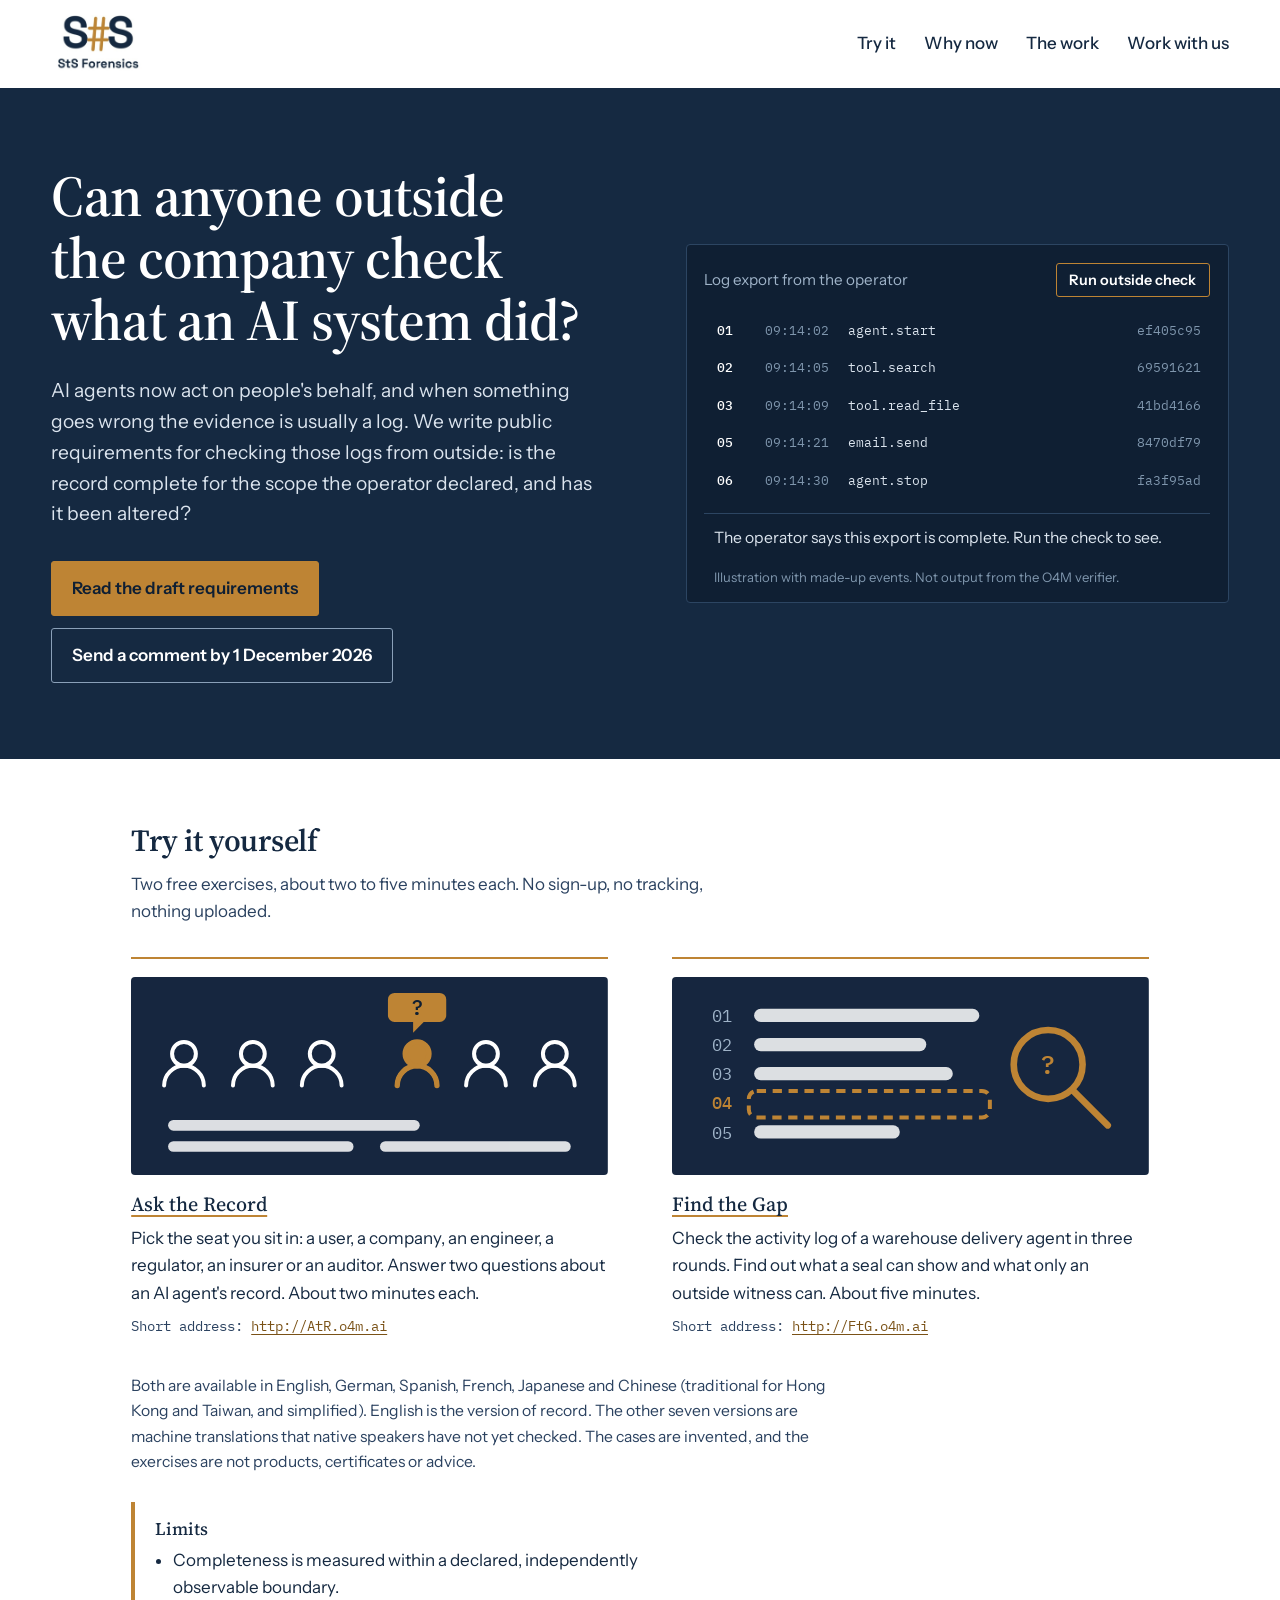
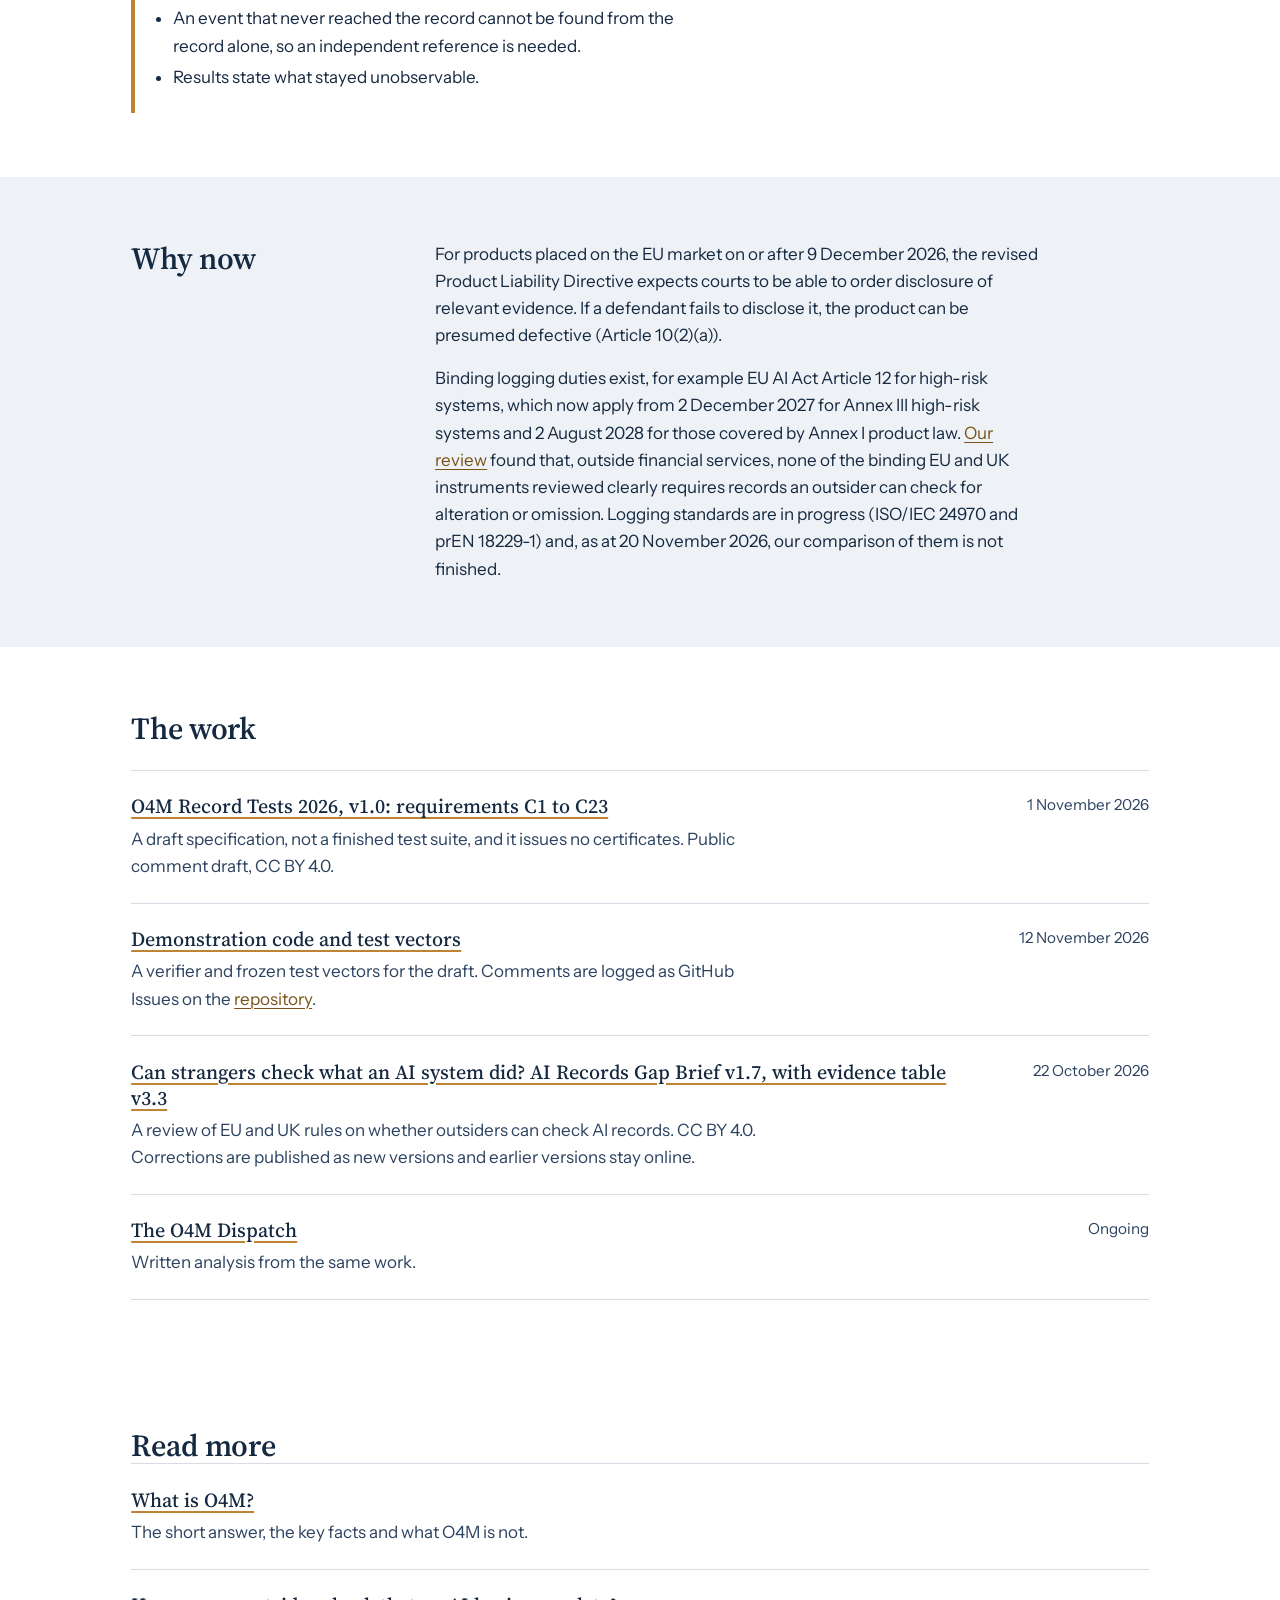
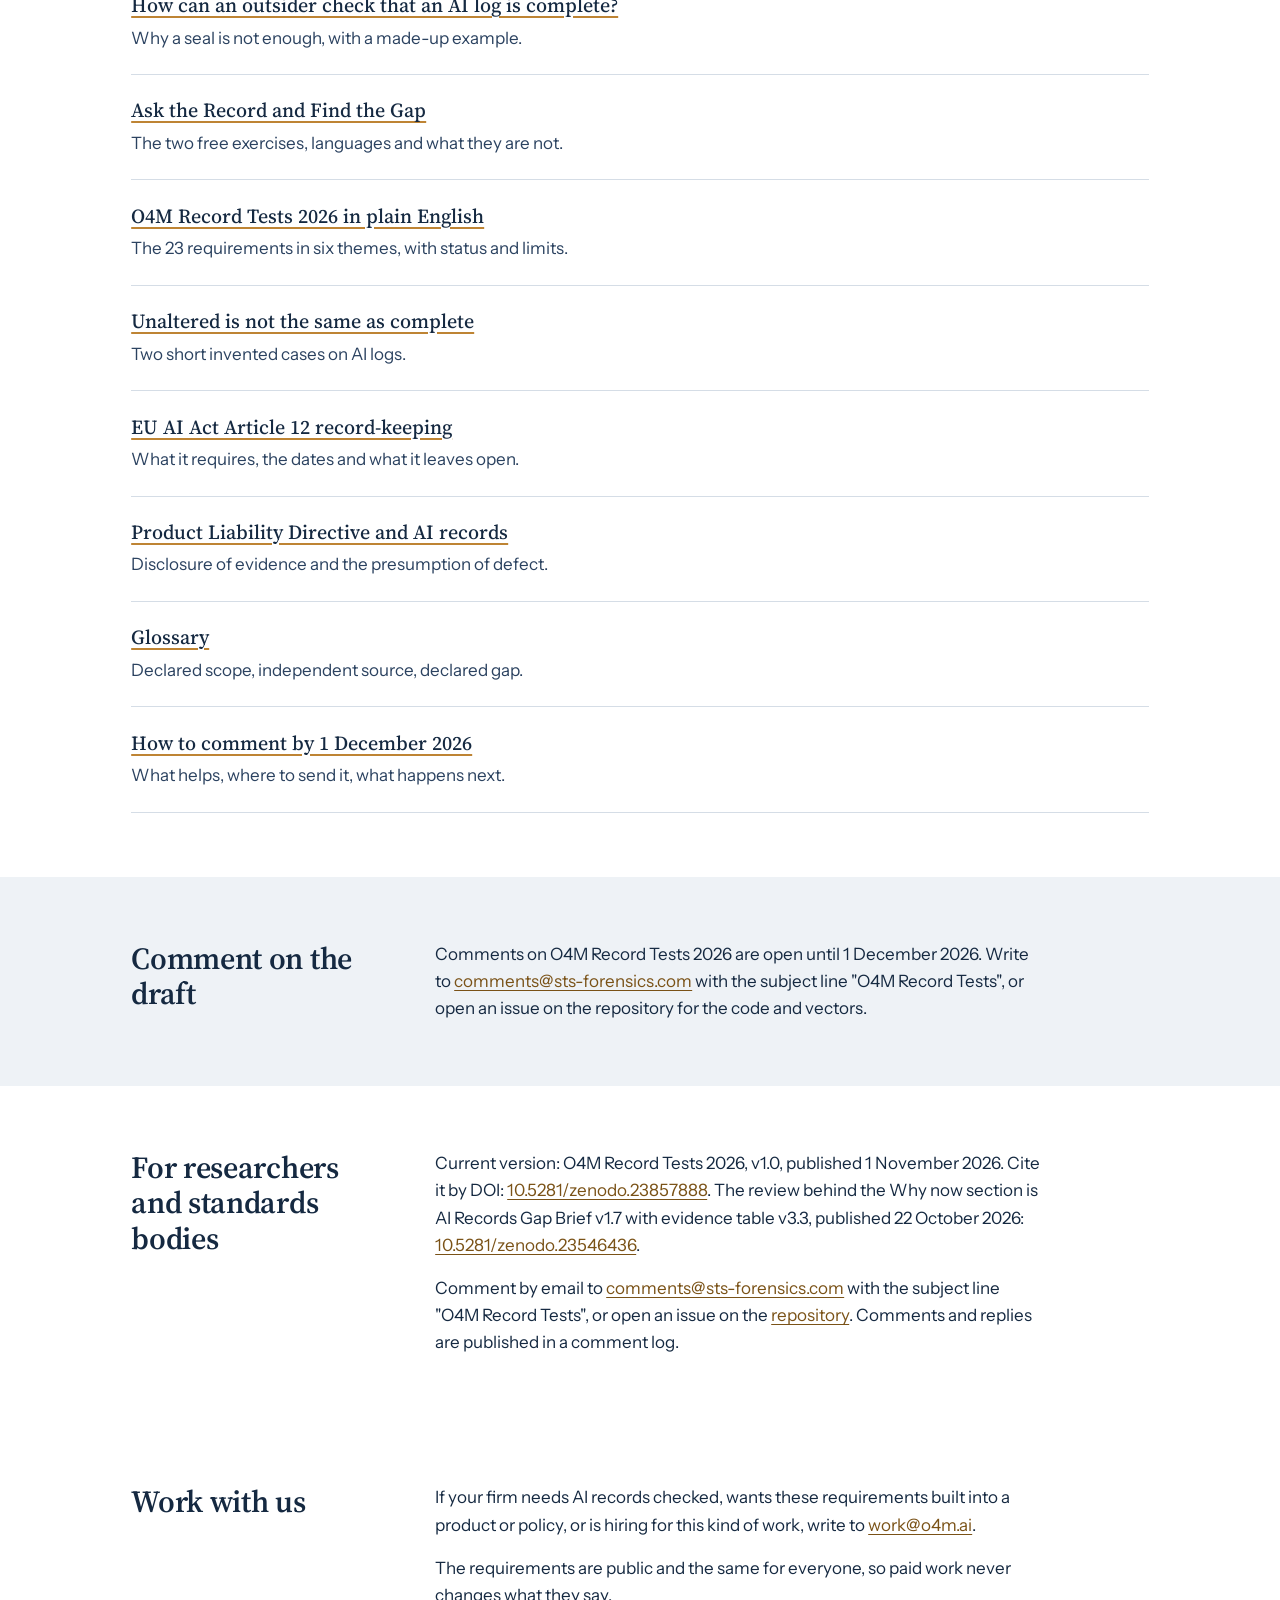
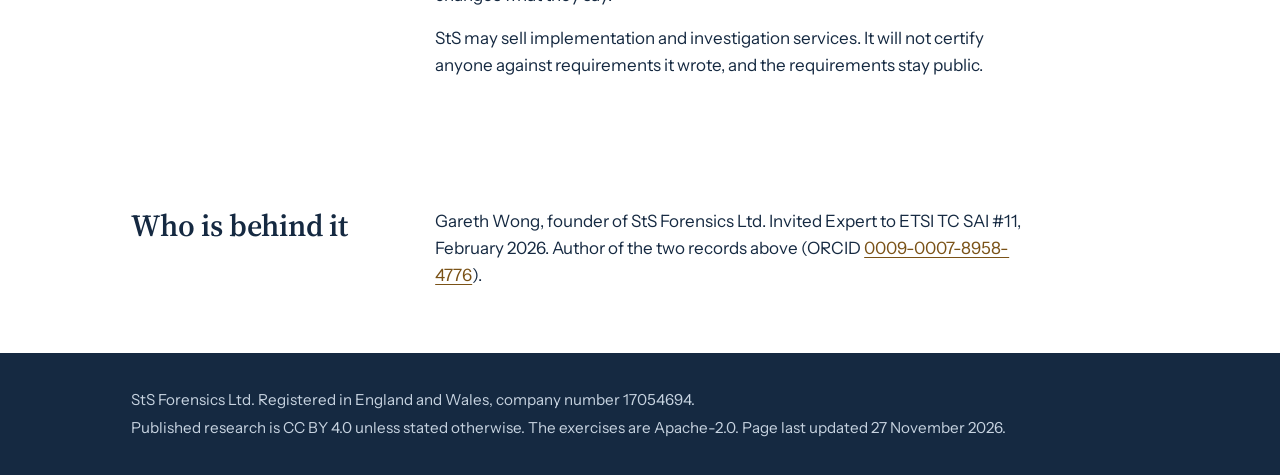
<file: index.html>
<!DOCTYPE html>
<html lang="en-GB">
<head>
<meta charset="utf-8">
<meta name="viewport" content="width=device-width, initial-scale=1">
<title>O4M: open tests for checking AI records from outside</title>
<meta name="description" content="Public requirements that let people outside a company check whether an AI system's records are complete for the scope it declared and have not been altered. Published by StS Forensics Ltd.">
<meta property="og:title" content="O4M: open tests for checking AI records from outside">
<meta property="og:description" content="Public requirements for checking, from outside, whether an AI system's records are complete for the declared scope and unaltered.">
<meta property="og:type" content="website">
<meta property="og:site_name" content="StS Forensics">
<meta property="og:url" content="https://stsforensics.github.io/w/">
<meta property="og:image" content="https://stsforensics.github.io/w/assets/og.png">
<meta property="og:image:alt" content="StS Forensics: can anyone outside the company check what an AI system did?">
<meta name="twitter:card" content="summary_large_image">
<meta name="theme-color" content="#152941">
<link rel="canonical" href="https://stsforensics.github.io/w/">
<link rel="sitemap" type="application/xml" href="sitemap.xml">
<link rel="icon" type="image/png" href="assets/favicon.png">
<link rel="preconnect" href="https://fonts.googleapis.com">
<link rel="preconnect" href="https://fonts.gstatic.com" crossorigin>
<link href="https://fonts.googleapis.com/css2?family=IBM+Plex+Mono:wght@400;500&family=Instrument+Sans:wght@400;500;600&family=Source+Serif+4:opsz,wght@8..60,500;8..60,600&display=swap" rel="stylesheet">
<link rel="stylesheet" href="styles.css">
<script type="application/ld+json">{"@context": "https://schema.org", "@graph": [{"@type": "Organization", "name": "StS Forensics Ltd", "url": "https://stsforensics.github.io/w/", "logo": "https://stsforensics.github.io/w/assets/logo.jpg", "founder": {"@type": "Person", "name": "Gareth Wong", "sameAs": "https://orcid.org/0009-0007-8958-4776"}, "sameAs": ["https://github.com/StSForensics/o4m-record-tests"]}, {"@type": "WebSite", "name": "O4M", "url": "https://stsforensics.github.io/w/", "inLanguage": "en-GB", "publisher": {"@type": "Organization", "name": "StS Forensics Ltd"}}]}</script>
</head>
<body>
<a class="skip" href="#main">Skip to content</a>

<header class="top">
  <a class="brand" href="./" aria-label="StS Forensics, home">
    <img src="assets/logo.jpg" alt="StS Forensics" width="427" height="320">
  </a>
  <nav aria-label="Main">
    <a href="#try">Try it</a>
    <a href="#why">Why now</a>
    <a href="#work">The work</a>
    <a href="#contact">Work with us</a>
  </nav>
</header>

<main id="main">

<section class="hero">
  <div class="hero-text">
    <h1>Can anyone outside the company check what an AI system did?</h1>
    <p class="lede">AI agents now act on people's behalf, and when something goes wrong the evidence is usually a log. We write public requirements for checking those logs from outside: is the record complete for the scope the operator declared, and has it been altered?</p>
    <p class="actions">
      <a class="btn primary" href="https://doi.org/10.5281/zenodo.23857888">Read the draft requirements</a>
      <a class="btn" href="#comment">Send a comment by 1 December 2026</a>
    </p>
  </div>

  <figure class="ledger" id="ledger" aria-labelledby="ledger-cap">
    <div class="ledger-head">
      <span>Log export from the operator</span>
      <button type="button" id="run" class="check">Run outside check</button>
    </div>
    <ol class="rows" id="rows" aria-live="polite"></ol>
    <p class="verdict" id="verdict" role="status">The operator says this export is complete. Run the check to see.</p>
    <figcaption id="ledger-cap">Illustration with made-up events. Not output from the O4M verifier.</figcaption>
  </figure>
</section>

<section class="wrap" id="try">
  <h2>Try it yourself</h2>
  <p class="intro">Two free exercises, about two to five minutes each. No sign-up, no tracking, nothing uploaded.</p>
  <div class="games">
    <div class="game">
      <a class="tile" href="https://stsforensics.github.io/ask-the-record/" tabindex="-1" aria-hidden="true">
        <svg class="anim" viewBox="0 0 360 150" xmlns="http://www.w3.org/2000/svg" role="img" aria-label="Six seats around one record, with a question moving from seat to seat">
          <rect width="360" height="150" fill="#16263f"/>
          <g fill="none" stroke="#fff" stroke-width="3" stroke-linecap="round">
            <g transform="translate(40 70)"><circle cx="0" cy="-12" r="9"/><path d="M-15 12a15 15 0 0 1 30 0"/></g>
            <g transform="translate(92 70)"><circle cx="0" cy="-12" r="9"/><path d="M-15 12a15 15 0 0 1 30 0"/></g>
            <g transform="translate(144 70)"><circle cx="0" cy="-12" r="9"/><path d="M-15 12a15 15 0 0 1 30 0"/></g>
            <g transform="translate(216 70)"><circle cx="0" cy="-12" r="9"/><path d="M-15 12a15 15 0 0 1 30 0"/></g>
            <g transform="translate(268 70)"><circle cx="0" cy="-12" r="9"/><path d="M-15 12a15 15 0 0 1 30 0"/></g>
            <g transform="translate(320 70)"><circle cx="0" cy="-12" r="9"/><path d="M-15 12a15 15 0 0 1 30 0"/></g>
          </g>
          <g class="pick">
            <g transform="translate(216 70)" fill="none" stroke="#be8434" stroke-width="4" stroke-linecap="round"><circle cx="0" cy="-12" r="9" fill="#be8434"/><path d="M-15 12a15 15 0 0 1 30 0"/></g>
            <g transform="translate(216 24)"><path d="M-17 -12h34a5 5 0 0 1 5 5v12a5 5 0 0 1-5 5h-12l-8 8v-8h-14a5 5 0 0 1-5-5v-12a5 5 0 0 1 5-5z" fill="#be8434"/><text x="0" y="5" text-anchor="middle" font-family="IBM Plex Mono, monospace" font-size="16" font-weight="500" fill="#0f1f33">?</text></g>
          </g>
          <g fill="#fff" opacity=".85"><rect x="28" y="108" width="190" height="8" rx="4"/><rect x="28" y="124" width="140" height="8" rx="4"/><rect x="188" y="124" width="144" height="8" rx="4"/></g>
        </svg>
      </a>
      <h3><a href="https://stsforensics.github.io/ask-the-record/">Ask the Record</a></h3>
      <p>Pick the seat you sit in: a user, a company, an engineer, a regulator, an insurer or an auditor. Answer two questions about an AI agent's record. About two minutes each.</p>
      <p class="short">Short address: <a href="http://AtR.o4m.ai">http://AtR.o4m.ai</a></p>
    </div>
    <div class="game">
      <a class="tile" href="https://stsforensics.github.io/ask-the-record/find-the-gap.html" tabindex="-1" aria-hidden="true">
        <svg class="anim" viewBox="0 0 360 150" xmlns="http://www.w3.org/2000/svg" role="img" aria-label="A numbered log with entry 4 missing and a magnifying glass finding the gap">
          <rect width="360" height="150" fill="#16263f"/>
          <g class="r1"><text x="30" y="34" font-family="IBM Plex Mono, monospace" font-size="13" fill="#9fb3c8">01</text><rect x="62" y="24" width="170" height="10" rx="5" fill="#fff" opacity=".85"/></g>
          <g class="r2"><text x="30" y="56" font-family="IBM Plex Mono, monospace" font-size="13" fill="#9fb3c8">02</text><rect x="62" y="46" width="130" height="10" rx="5" fill="#fff" opacity=".85"/></g>
          <g class="r3"><text x="30" y="78" font-family="IBM Plex Mono, monospace" font-size="13" fill="#9fb3c8">03</text><rect x="62" y="68" width="150" height="10" rx="5" fill="#fff" opacity=".85"/></g>
          <g class="gapbox"><rect x="58" y="86" width="182" height="20" rx="6" fill="none" stroke="#be8434" stroke-width="3" stroke-dasharray="7 5"/><text x="30" y="100" font-family="IBM Plex Mono, monospace" font-size="13" font-weight="500" fill="#be8434">04</text></g>
          <g class="r5"><text x="30" y="122" font-family="IBM Plex Mono, monospace" font-size="13" fill="#9fb3c8">05</text><rect x="62" y="112" width="110" height="10" rx="5" fill="#fff" opacity=".85"/></g>
          <g class="lens"><g fill="none" stroke="#be8434" stroke-width="5" stroke-linecap="round"><circle cx="284" cy="66" r="26"/><path d="M303 86l26 26"/></g>
          <text x="284" y="73" text-anchor="middle" font-family="IBM Plex Mono, monospace" font-size="20" font-weight="500" fill="#be8434">?</text></g>
        </svg>
      </a>
      <h3><a href="https://stsforensics.github.io/ask-the-record/find-the-gap.html">Find the Gap</a></h3>
      <p>Check the activity log of a warehouse delivery agent in three rounds. Find out what a seal can show and what only an outside witness can. About five minutes.</p>
      <p class="short">Short address: <a href="http://FtG.o4m.ai">http://FtG.o4m.ai</a></p>
    </div>
  </div>
  <p class="note">Both are available in English, German, Spanish, French, Japanese and Chinese (traditional for Hong Kong and Taiwan, and simplified). English is the version of record. The other seven versions are machine translations that native speakers have not yet checked. The cases are invented, and the exercises are not products, certificates or advice.</p>
  <aside class="limits" aria-labelledby="limits-h">
    <h3 id="limits-h">Limits</h3>
    <ul>
      <li>Completeness is measured within a declared, independently observable boundary.</li>
      <li>An event that never reached the record cannot be found from the record alone, so an independent reference is needed.</li>
      <li>Results state what stayed unobservable.</li>
    </ul>
  </aside>
</section>

<section class="band" id="why">
  <div class="wrap two">
    <h2>Why now</h2>
    <div class="prose">
      <p>For products placed on the EU market on or after 9 December 2026, the revised Product Liability Directive expects courts to be able to order disclosure of relevant evidence. If a defendant fails to disclose it, the product can be presumed defective (Article 10(2)(a)).</p>
      <p>Binding logging duties exist, for example EU AI Act Article 12 for high-risk systems, which now apply from 2 December 2027 for Annex III high-risk systems and 2 August 2028 for those covered by Annex I product law. <a href="https://doi.org/10.5281/zenodo.23546436">Our review</a> found that, outside financial services, none of the binding EU and UK instruments reviewed clearly requires records an outsider can check for alteration or omission. Logging standards are in progress (ISO/IEC 24970 and prEN 18229-1) and, as at 20 November 2026, our comparison of them is not finished.</p>
    </div>
  </div>
</section>

<section class="wrap" id="work">
  <h2>The work</h2>
  <ul class="works">
    <li>
      <div class="w-main">
        <h3><a href="https://doi.org/10.5281/zenodo.23857888">O4M Record Tests 2026, v1.0: requirements C1 to C23</a></h3>
        <p>A draft specification, not a finished test suite, and it issues no certificates. Public comment draft, CC BY 4.0.</p>
      </div>
      <p class="w-date">1 November 2026</p>
    </li>
    <li>
      <div class="w-main">
        <h3><a href="https://doi.org/10.5281/zenodo.24122592">Demonstration code and test vectors</a></h3>
        <p>A verifier and frozen test vectors for the draft. Comments are logged as GitHub Issues on the <a href="https://github.com/StSForensics/o4m-record-tests">repository</a>.</p>
      </div>
      <p class="w-date">12 November 2026</p>
    </li>
    <li>
      <div class="w-main">
        <h3><a href="https://doi.org/10.5281/zenodo.23546436">Can strangers check what an AI system did? AI Records Gap Brief v1.7, with evidence table v3.3</a></h3>
        <p>A review of EU and UK rules on whether outsiders can check AI records. CC BY 4.0. Corrections are published as new versions and earlier versions stay online.</p>
      </div>
      <p class="w-date">22 October 2026</p>
    </li>
    <li>
      <div class="w-main">
        <h3><a href="https://ai.o4m.ai">The O4M Dispatch</a></h3>
        <p>Written analysis from the same work.</p>
      </div>
      <p class="w-date">Ongoing</p>
    </li>
  </ul>
</section>

<section class="wrap" id="explainers">
  <h2>Read more</h2>
  <ul class="works">
    <li><div class="w-main"><h3><a href="what-is-o4m/">What is O4M?</a></h3><p>The short answer, the key facts and what O4M is not.</p></div></li>
    <li><div class="w-main"><h3><a href="check-ai-log-complete/">How can an outsider check that an AI log is complete?</a></h3><p>Why a seal is not enough, with a made-up example.</p></div></li>
    <li><div class="w-main"><h3><a href="exercises/">Ask the Record and Find the Gap</a></h3><p>The two free exercises, languages and what they are not.</p></div></li>
    <li><div class="w-main"><h3><a href="record-tests-2026/">O4M Record Tests 2026 in plain English</a></h3><p>The 23 requirements in six themes, with status and limits.</p></div></li>
    <li><div class="w-main"><h3><a href="unaltered-vs-complete-ai-logs/">Unaltered is not the same as complete</a></h3><p>Two short invented cases on AI logs.</p></div></li>
    <li><div class="w-main"><h3><a href="eu-ai-act-article-12-record-keeping/">EU AI Act Article 12 record-keeping</a></h3><p>What it requires, the dates and what it leaves open.</p></div></li>
    <li><div class="w-main"><h3><a href="product-liability-directive-ai-records/">Product Liability Directive and AI records</a></h3><p>Disclosure of evidence and the presumption of defect.</p></div></li>
    <li><div class="w-main"><h3><a href="glossary/">Glossary</a></h3><p>Declared scope, independent source, declared gap.</p></div></li>
    <li><div class="w-main"><h3><a href="comment-on-o4m-record-tests/">How to comment by 1 December 2026</a></h3><p>What helps, where to send it, what happens next.</p></div></li>
  </ul>
</section>

<section class="band" id="comment">
  <div class="wrap two">
    <h2>Comment on the draft</h2>
    <div class="prose">
      <p>Comments on O4M Record Tests 2026 are open until 1 December 2026. Write to <a href="mailto:comments@sts-forensics.com?subject=O4M%20Record%20Tests">comments@sts-forensics.com</a> with the subject line "O4M Record Tests", or open an issue on the repository for the code and vectors.</p>
    </div>
  </div>
</section>

<section class="wrap two" id="researchers">
  <h2>For researchers and standards bodies</h2>
  <div class="prose">
    <p>Current version: O4M Record Tests 2026, v1.0, published 1 November 2026. Cite it by DOI: <a href="https://doi.org/10.5281/zenodo.23857888">10.5281/zenodo.23857888</a>. The review behind the Why now section is AI Records Gap Brief v1.7 with evidence table v3.3, published 22 October 2026: <a href="https://doi.org/10.5281/zenodo.23546436">10.5281/zenodo.23546436</a>.</p>
    <p>Comment by email to <a href="mailto:comments@sts-forensics.com?subject=O4M%20Record%20Tests">comments@sts-forensics.com</a> with the subject line "O4M Record Tests", or open an issue on the <a href="https://github.com/StSForensics/o4m-record-tests">repository</a>. Comments and replies are published in a comment log.</p>
  </div>
</section>

<section class="wrap two" id="contact">
  <h2>Work with us</h2>
  <div class="prose">
    <p>If your firm needs AI records checked, wants these requirements built into a product or policy, or is hiring for this kind of work, write to <a href="mailto:work@o4m.ai">work@o4m.ai</a>.</p>
    <p>The requirements are public and the same for everyone, so paid work never changes what they say.</p>
    <p>StS may sell implementation and investigation services. It will not certify anyone against requirements it wrote, and the requirements stay public.</p>
  </div>
</section>

<section class="wrap two" id="who">
  <h2>Who is behind it</h2>
  <div class="prose">
    <p>Gareth Wong, founder of StS Forensics Ltd. Invited Expert to ETSI TC SAI #11, February 2026. Author of the two records above (ORCID <a href="https://orcid.org/0009-0007-8958-4776">0009-0007-8958-4776</a>).</p>
  </div>
</section>

</main>

<footer class="foot">
  <div class="wrap">
    <p>StS Forensics Ltd. Registered in England and Wales, company number 17054694.</p>
    <p>Published research is CC BY 4.0 unless stated otherwise. The exercises are Apache-2.0. Page last updated 27 November 2026.</p>
  </div>
</footer>

<script src="app.js"></script>
</body>
</html>
</file>
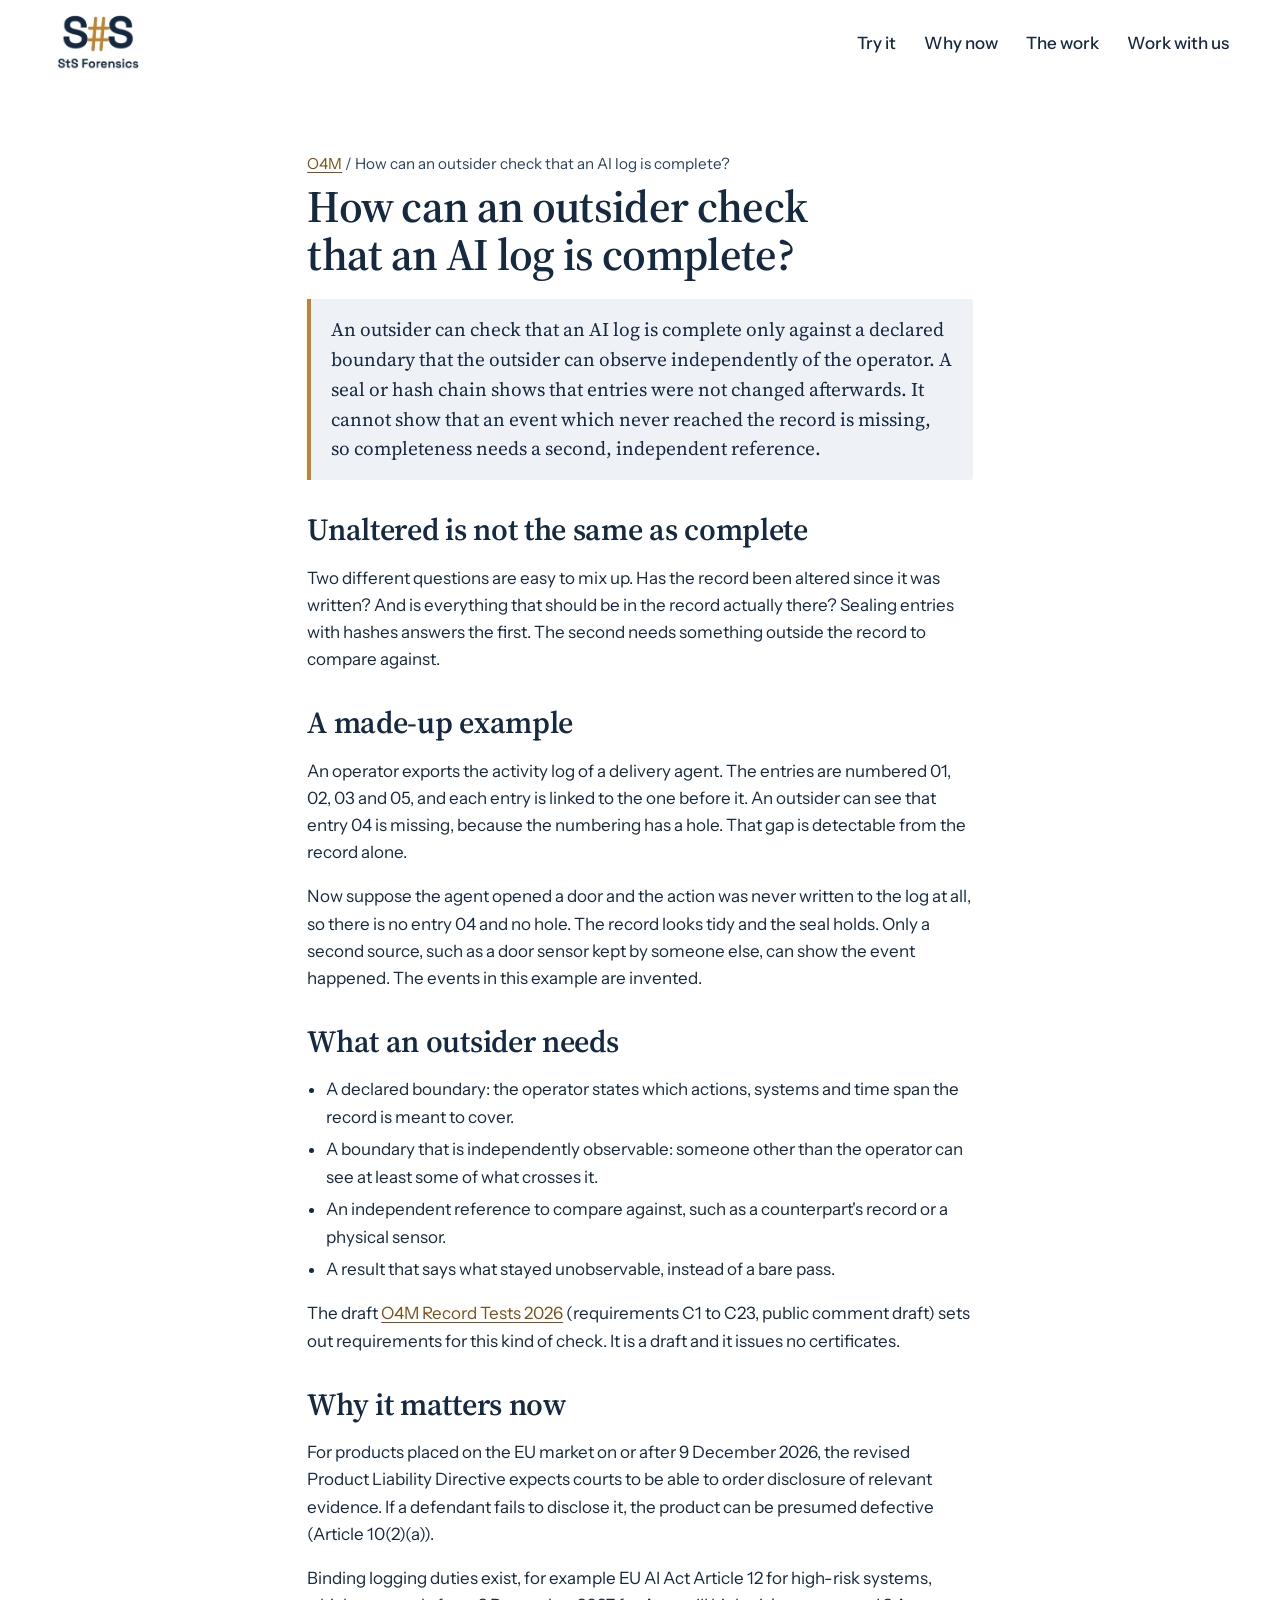
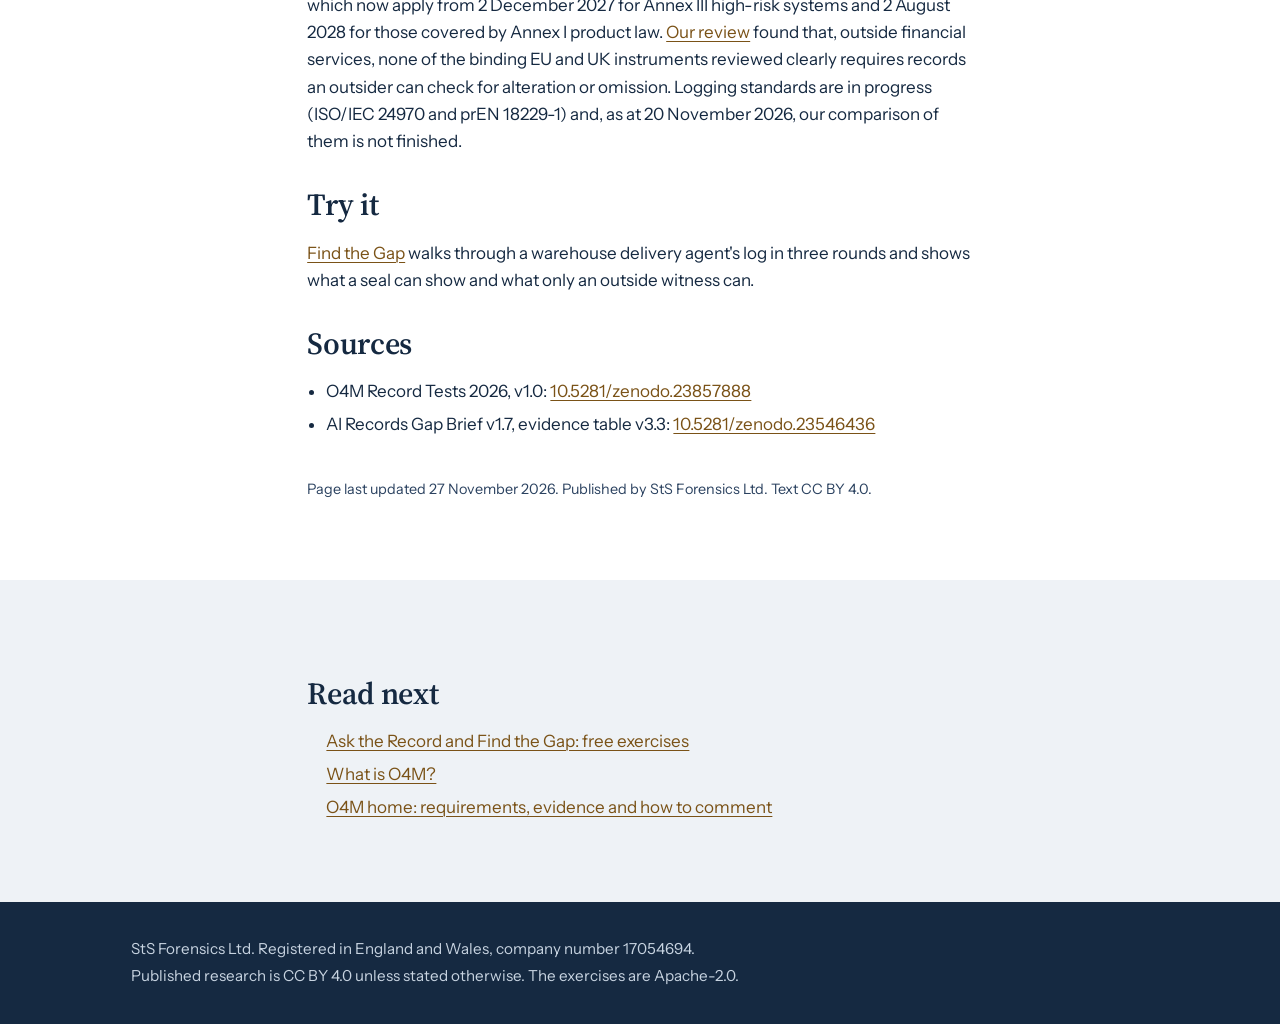
<file: check-ai-log-complete/index.html>
<!DOCTYPE html>
<html lang="en-GB">
<head>
<meta charset="utf-8">
<meta name="viewport" content="width=device-width, initial-scale=1">
<title>How can an outsider check that an AI log is complete?</title>
<meta name="description" content="A hash seal shows a log was not altered, not that it is complete. Completeness needs a declared boundary and an independent reference. A short explanation with an example.">
<meta property="og:title" content="How can an outsider check that an AI log is complete?">
<meta property="og:description" content="A hash seal shows a log was not altered, not that it is complete. Completeness needs a declared boundary and an independent reference. A short explanation with an example.">
<meta property="og:type" content="article">
<meta property="og:site_name" content="StS Forensics">
<meta property="og:url" content="https://stsforensics.github.io/w/check-ai-log-complete/">
<meta property="og:image" content="https://stsforensics.github.io/w/assets/og.png">
<meta property="og:image:alt" content="StS Forensics: can anyone outside the company check what an AI system did?">
<meta name="twitter:card" content="summary_large_image">
<meta name="theme-color" content="#152941">
<link rel="canonical" href="https://stsforensics.github.io/w/check-ai-log-complete/">
<link rel="icon" type="image/png" href="../assets/favicon.png">
<link rel="preconnect" href="https://fonts.googleapis.com">
<link rel="preconnect" href="https://fonts.gstatic.com" crossorigin>
<link href="https://fonts.googleapis.com/css2?family=IBM+Plex+Mono:wght@400;500&family=Instrument+Sans:wght@400;500;600&family=Source+Serif+4:opsz,wght@8..60,500;8..60,600&display=swap" rel="stylesheet">
<link rel="stylesheet" href="../styles.css">
<script type="application/ld+json">{"@context": "https://schema.org", "@graph": [{"@type": "Article", "headline": "How can an outsider check that an AI log is complete?", "description": "A hash seal shows a log was not altered, not that it is complete. Completeness needs a declared boundary and an independent reference. A short explanation with an example.", "url": "https://stsforensics.github.io/w/check-ai-log-complete/", "mainEntityOfPage": "https://stsforensics.github.io/w/check-ai-log-complete/", "datePublished": "2026-11-27", "dateModified": "2026-11-27", "inLanguage": "en-GB", "image": "https://stsforensics.github.io/w/assets/og.png", "author": {"@type": "Person", "name": "Gareth Wong", "sameAs": "https://orcid.org/0009-0007-8958-4776"}, "publisher": {"@type": "Organization", "name": "StS Forensics Ltd", "url": "https://stsforensics.github.io/w/"}}, {"@type": "BreadcrumbList", "itemListElement": [{"@type": "ListItem", "position": 1, "name": "O4M", "item": "https://stsforensics.github.io/w/"}, {"@type": "ListItem", "position": 2, "name": "How can an outsider check that an AI log is complete?", "item": "https://stsforensics.github.io/w/check-ai-log-complete/"}]}]}</script>
</head>
<body>
<a class="skip" href="#main">Skip to content</a>
<header class="top">
  <a class="brand" href="../" aria-label="StS Forensics, home">
    <img src="../assets/logo.jpg" alt="StS Forensics" width="427" height="320">
  </a>
  <nav aria-label="Main">
    <a href="../#try">Try it</a>
    <a href="../#why">Why now</a>
    <a href="../#work">The work</a>
    <a href="../#contact">Work with us</a>
  </nav>
</header>
<main id="main">
<article class="wrap article">
<p class="crumb"><a href="../">O4M</a> / How can an outsider check that an AI log is complete?</p>
<h1>How can an outsider check that an AI log is complete?</h1>

<p class="answer">An outsider can check that an AI log is complete only against a declared boundary that the outsider can observe independently of the operator. A seal or hash chain shows that entries were not changed afterwards. It cannot show that an event which never reached the record is missing, so completeness needs a second, independent reference.</p>

<h2>Unaltered is not the same as complete</h2>
<p>Two different questions are easy to mix up. Has the record been altered since it was written? And is everything that should be in the record actually there? Sealing entries with hashes answers the first. The second needs something outside the record to compare against.</p>

<h2>A made-up example</h2>
<p>An operator exports the activity log of a delivery agent. The entries are numbered 01, 02, 03 and 05, and each entry is linked to the one before it. An outsider can see that entry 04 is missing, because the numbering has a hole. That gap is detectable from the record alone.</p>
<p>Now suppose the agent opened a door and the action was never written to the log at all, so there is no entry 04 and no hole. The record looks tidy and the seal holds. Only a second source, such as a door sensor kept by someone else, can show the event happened. The events in this example are invented.</p>

<h2>What an outsider needs</h2>
<ul>
  <li>A declared boundary: the operator states which actions, systems and time span the record is meant to cover.</li>
  <li>A boundary that is independently observable: someone other than the operator can see at least some of what crosses it.</li>
  <li>An independent reference to compare against, such as a counterpart's record or a physical sensor.</li>
  <li>A result that says what stayed unobservable, instead of a bare pass.</li>
</ul>
<p>The draft <a href="https://doi.org/10.5281/zenodo.23857888">O4M Record Tests 2026</a> (requirements C1 to C23, public comment draft) sets out requirements for this kind of check. It is a draft and it issues no certificates.</p>

<h2>Why it matters now</h2>
<p>For products placed on the EU market on or after 9 December 2026, the revised Product Liability Directive expects courts to be able to order disclosure of relevant evidence. If a defendant fails to disclose it, the product can be presumed defective (Article 10(2)(a)).</p>
<p>Binding logging duties exist, for example EU AI Act Article 12 for high-risk systems, which now apply from 2 December 2027 for Annex III high-risk systems and 2 August 2028 for those covered by Annex I product law. <a href="https://doi.org/10.5281/zenodo.23546436">Our review</a> found that, outside financial services, none of the binding EU and UK instruments reviewed clearly requires records an outsider can check for alteration or omission. Logging standards are in progress (ISO/IEC 24970 and prEN 18229-1) and, as at 20 November 2026, our comparison of them is not finished.</p>

<h2>Try it</h2>
<p><a href="../exercises/">Find the Gap</a> walks through a warehouse delivery agent's log in three rounds and shows what a seal can show and what only an outside witness can.</p>

<h2>Sources</h2>
<ul>
  <li>O4M Record Tests 2026, v1.0: <a href="https://doi.org/10.5281/zenodo.23857888">10.5281/zenodo.23857888</a></li>
  <li>AI Records Gap Brief v1.7, evidence table v3.3: <a href="https://doi.org/10.5281/zenodo.23546436">10.5281/zenodo.23546436</a></li>
</ul>

<p class="stamp">Page last updated 27 November 2026. Published by StS Forensics Ltd. Text CC BY 4.0.</p>
</article>
<section class="band">
  <div class="wrap article">
    <h2>Read next</h2>
    <ul class="next"><li><a href="../exercises/">Ask the Record and Find the Gap: free exercises</a></li><li><a href="../what-is-o4m/">What is O4M?</a></li><li><a href="../">O4M home: requirements, evidence and how to comment</a></li></ul>
  </div>
</section>
</main>
<footer class="foot">
  <div class="wrap">
    <p>StS Forensics Ltd. Registered in England and Wales, company number 17054694.</p>
    <p>Published research is CC BY 4.0 unless stated otherwise. The exercises are Apache-2.0.</p>
  </div>
</footer>
</body>
</html>
</file>
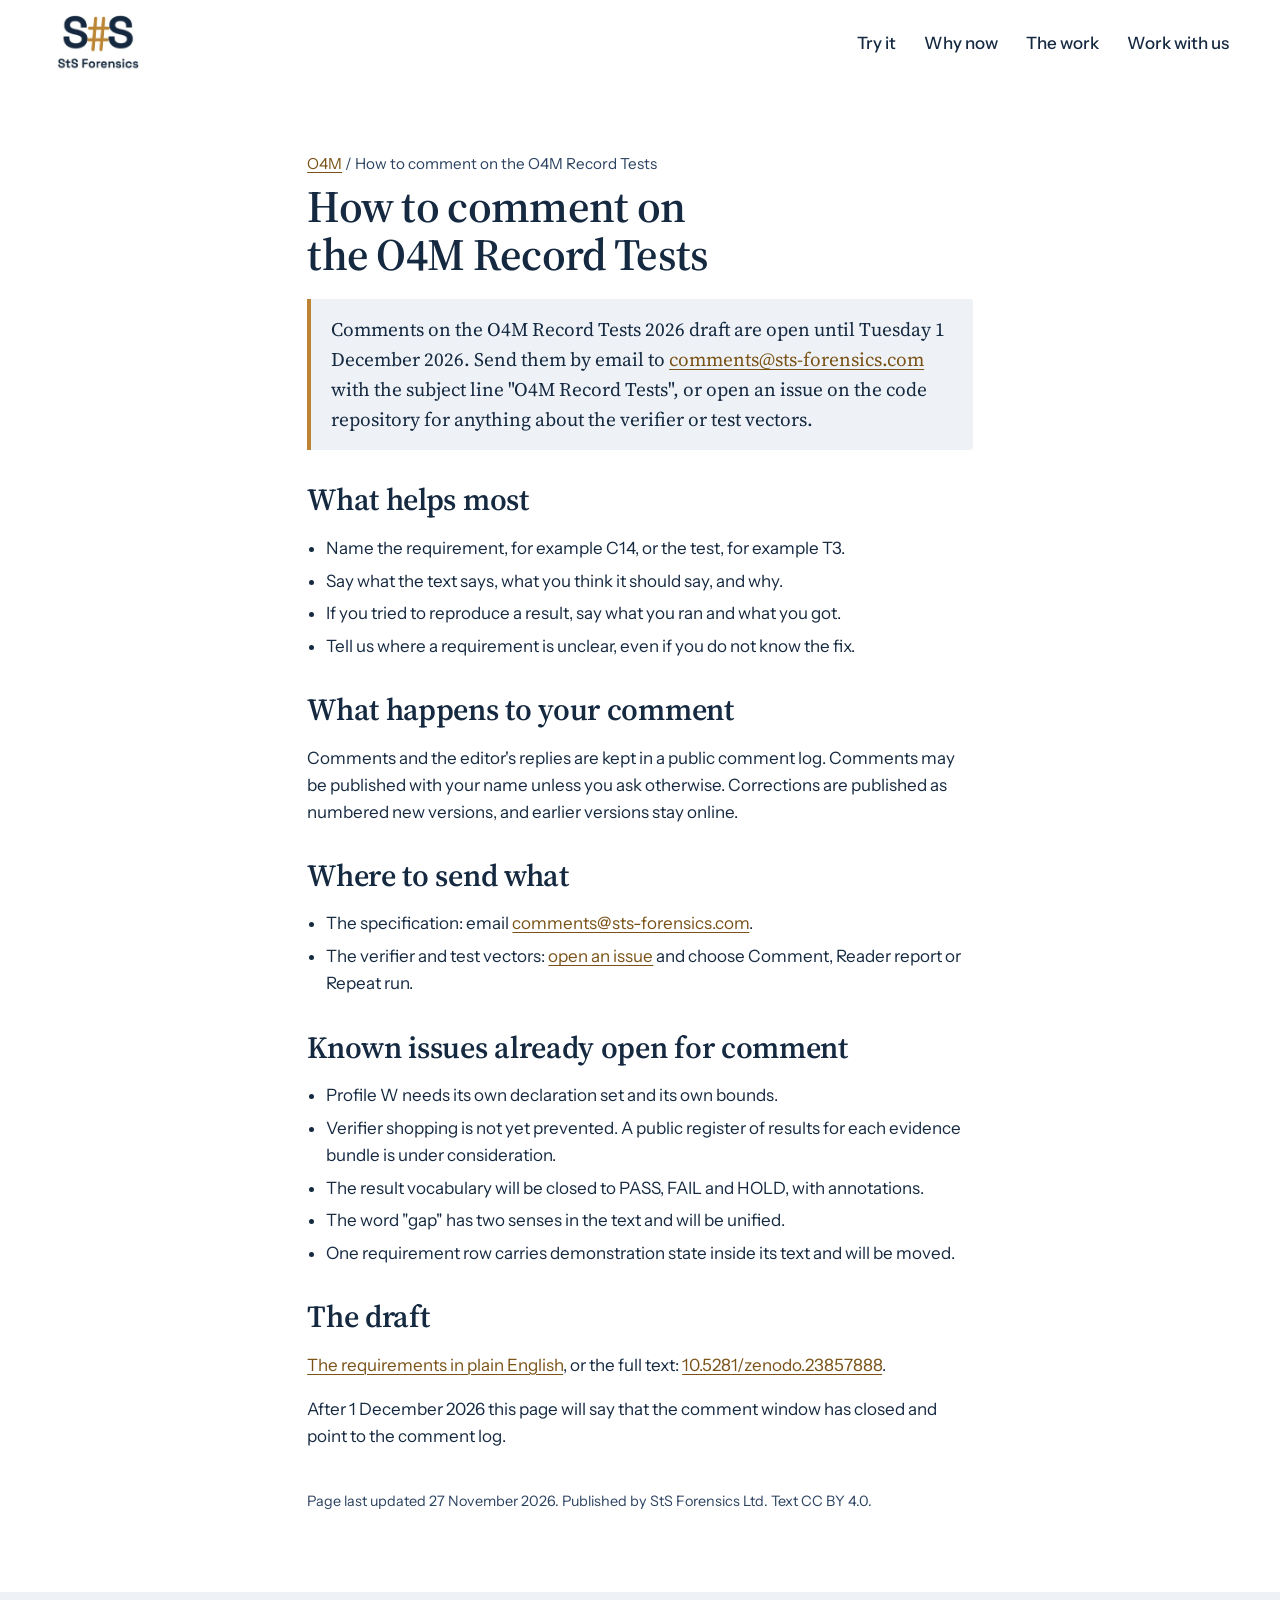
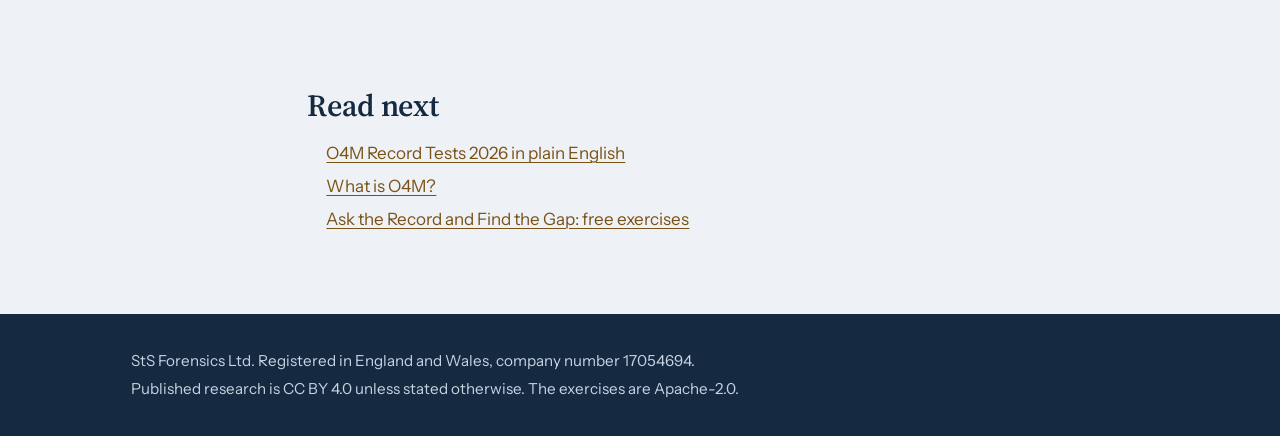
<file: comment-on-o4m-record-tests/index.html>
<!DOCTYPE html>
<html lang="en-GB">
<head>
<meta charset="utf-8">
<meta name="viewport" content="width=device-width, initial-scale=1">
<title>How to comment on the O4M Record Tests by 1 December 2026</title>
<meta name="description" content="Comments on the O4M Record Tests 2026 draft are open until 1 December 2026. Email comments@sts-forensics.com with the subject 'O4M Record Tests'.">
<meta property="og:title" content="How to comment on the O4M Record Tests by 1 December 2026">
<meta property="og:description" content="Comments on the O4M Record Tests 2026 draft are open until 1 December 2026. Email comments@sts-forensics.com with the subject 'O4M Record Tests'.">
<meta property="og:type" content="article">
<meta property="og:site_name" content="StS Forensics">
<meta property="og:url" content="https://stsforensics.github.io/w/comment-on-o4m-record-tests/">
<meta property="og:image" content="https://stsforensics.github.io/w/assets/og.png">
<meta property="og:image:alt" content="StS Forensics: can anyone outside the company check what an AI system did?">
<meta name="twitter:card" content="summary_large_image">
<meta name="theme-color" content="#152941">
<link rel="canonical" href="https://stsforensics.github.io/w/comment-on-o4m-record-tests/">
<link rel="icon" type="image/png" href="../assets/favicon.png">
<link rel="preconnect" href="https://fonts.googleapis.com">
<link rel="preconnect" href="https://fonts.gstatic.com" crossorigin>
<link href="https://fonts.googleapis.com/css2?family=IBM+Plex+Mono:wght@400;500&family=Instrument+Sans:wght@400;500;600&family=Source+Serif+4:opsz,wght@8..60,500;8..60,600&display=swap" rel="stylesheet">
<link rel="stylesheet" href="../styles.css">
<script type="application/ld+json">{"@context": "https://schema.org", "@graph": [{"@type": "Article", "headline": "How to comment on the O4M Record Tests by 1 December 2026", "description": "Comments on the O4M Record Tests 2026 draft are open until 1 December 2026. Email comments@sts-forensics.com with the subject 'O4M Record Tests'.", "url": "https://stsforensics.github.io/w/comment-on-o4m-record-tests/", "mainEntityOfPage": "https://stsforensics.github.io/w/comment-on-o4m-record-tests/", "datePublished": "2026-11-27", "dateModified": "2026-11-27", "inLanguage": "en-GB", "image": "https://stsforensics.github.io/w/assets/og.png", "author": {"@type": "Person", "name": "Gareth Wong", "sameAs": "https://orcid.org/0009-0007-8958-4776"}, "publisher": {"@type": "Organization", "name": "StS Forensics Ltd", "url": "https://stsforensics.github.io/w/"}}, {"@type": "BreadcrumbList", "itemListElement": [{"@type": "ListItem", "position": 1, "name": "O4M", "item": "https://stsforensics.github.io/w/"}, {"@type": "ListItem", "position": 2, "name": "How to comment on the O4M Record Tests by 1 December 2026", "item": "https://stsforensics.github.io/w/comment-on-o4m-record-tests/"}]}]}</script>
</head>
<body>
<a class="skip" href="#main">Skip to content</a>
<header class="top">
  <a class="brand" href="../" aria-label="StS Forensics, home">
    <img src="../assets/logo.jpg" alt="StS Forensics" width="427" height="320">
  </a>
  <nav aria-label="Main">
    <a href="../#try">Try it</a>
    <a href="../#why">Why now</a>
    <a href="../#work">The work</a>
    <a href="../#contact">Work with us</a>
  </nav>
</header>
<main id="main">
<article class="wrap article">
<p class="crumb"><a href="../">O4M</a> / How to comment on the O4M Record Tests</p>
<h1>How to comment on the O4M Record Tests</h1>

<p class="answer">Comments on the O4M Record Tests 2026 draft are open until Tuesday 1 December 2026. Send them by email to <a href="mailto:comments@sts-forensics.com?subject=O4M%20Record%20Tests">comments@sts-forensics.com</a> with the subject line "O4M Record Tests", or open an issue on the code repository for anything about the verifier or test vectors.</p>

<h2>What helps most</h2>
<ul>
  <li>Name the requirement, for example C14, or the test, for example T3.</li>
  <li>Say what the text says, what you think it should say, and why.</li>
  <li>If you tried to reproduce a result, say what you ran and what you got.</li>
  <li>Tell us where a requirement is unclear, even if you do not know the fix.</li>
</ul>

<h2>What happens to your comment</h2>
<p>Comments and the editor's replies are kept in a public comment log. Comments may be published with your name unless you ask otherwise. Corrections are published as numbered new versions, and earlier versions stay online.</p>

<h2>Where to send what</h2>
<ul>
  <li>The specification: email <a href="mailto:comments@sts-forensics.com?subject=O4M%20Record%20Tests">comments@sts-forensics.com</a>.</li>
  <li>The verifier and test vectors: <a href="https://github.com/StSForensics/o4m-record-tests/issues">open an issue</a> and choose Comment, Reader report or Repeat run.</li>
</ul>

<h2>Known issues already open for comment</h2>
<ul>
  <li>Profile W needs its own declaration set and its own bounds.</li>
  <li>Verifier shopping is not yet prevented. A public register of results for each evidence bundle is under consideration.</li>
  <li>The result vocabulary will be closed to PASS, FAIL and HOLD, with annotations.</li>
  <li>The word "gap" has two senses in the text and will be unified.</li>
  <li>One requirement row carries demonstration state inside its text and will be moved.</li>
</ul>

<h2>The draft</h2>
<p><a href="../record-tests-2026/">The requirements in plain English</a>, or the full text: <a href="https://doi.org/10.5281/zenodo.23857888">10.5281/zenodo.23857888</a>.</p>
<p>After 1 December 2026 this page will say that the comment window has closed and point to the comment log.</p>

<p class="stamp">Page last updated 27 November 2026. Published by StS Forensics Ltd. Text CC BY 4.0.</p>
</article>
<section class="band">
  <div class="wrap article">
    <h2>Read next</h2>
    <ul class="next"><li><a href="../record-tests-2026/">O4M Record Tests 2026 in plain English</a></li><li><a href="../what-is-o4m/">What is O4M?</a></li><li><a href="../exercises/">Ask the Record and Find the Gap: free exercises</a></li></ul>
  </div>
</section>
</main>
<footer class="foot">
  <div class="wrap">
    <p>StS Forensics Ltd. Registered in England and Wales, company number 17054694.</p>
    <p>Published research is CC BY 4.0 unless stated otherwise. The exercises are Apache-2.0.</p>
  </div>
</footer>
</body>
</html>
</file>
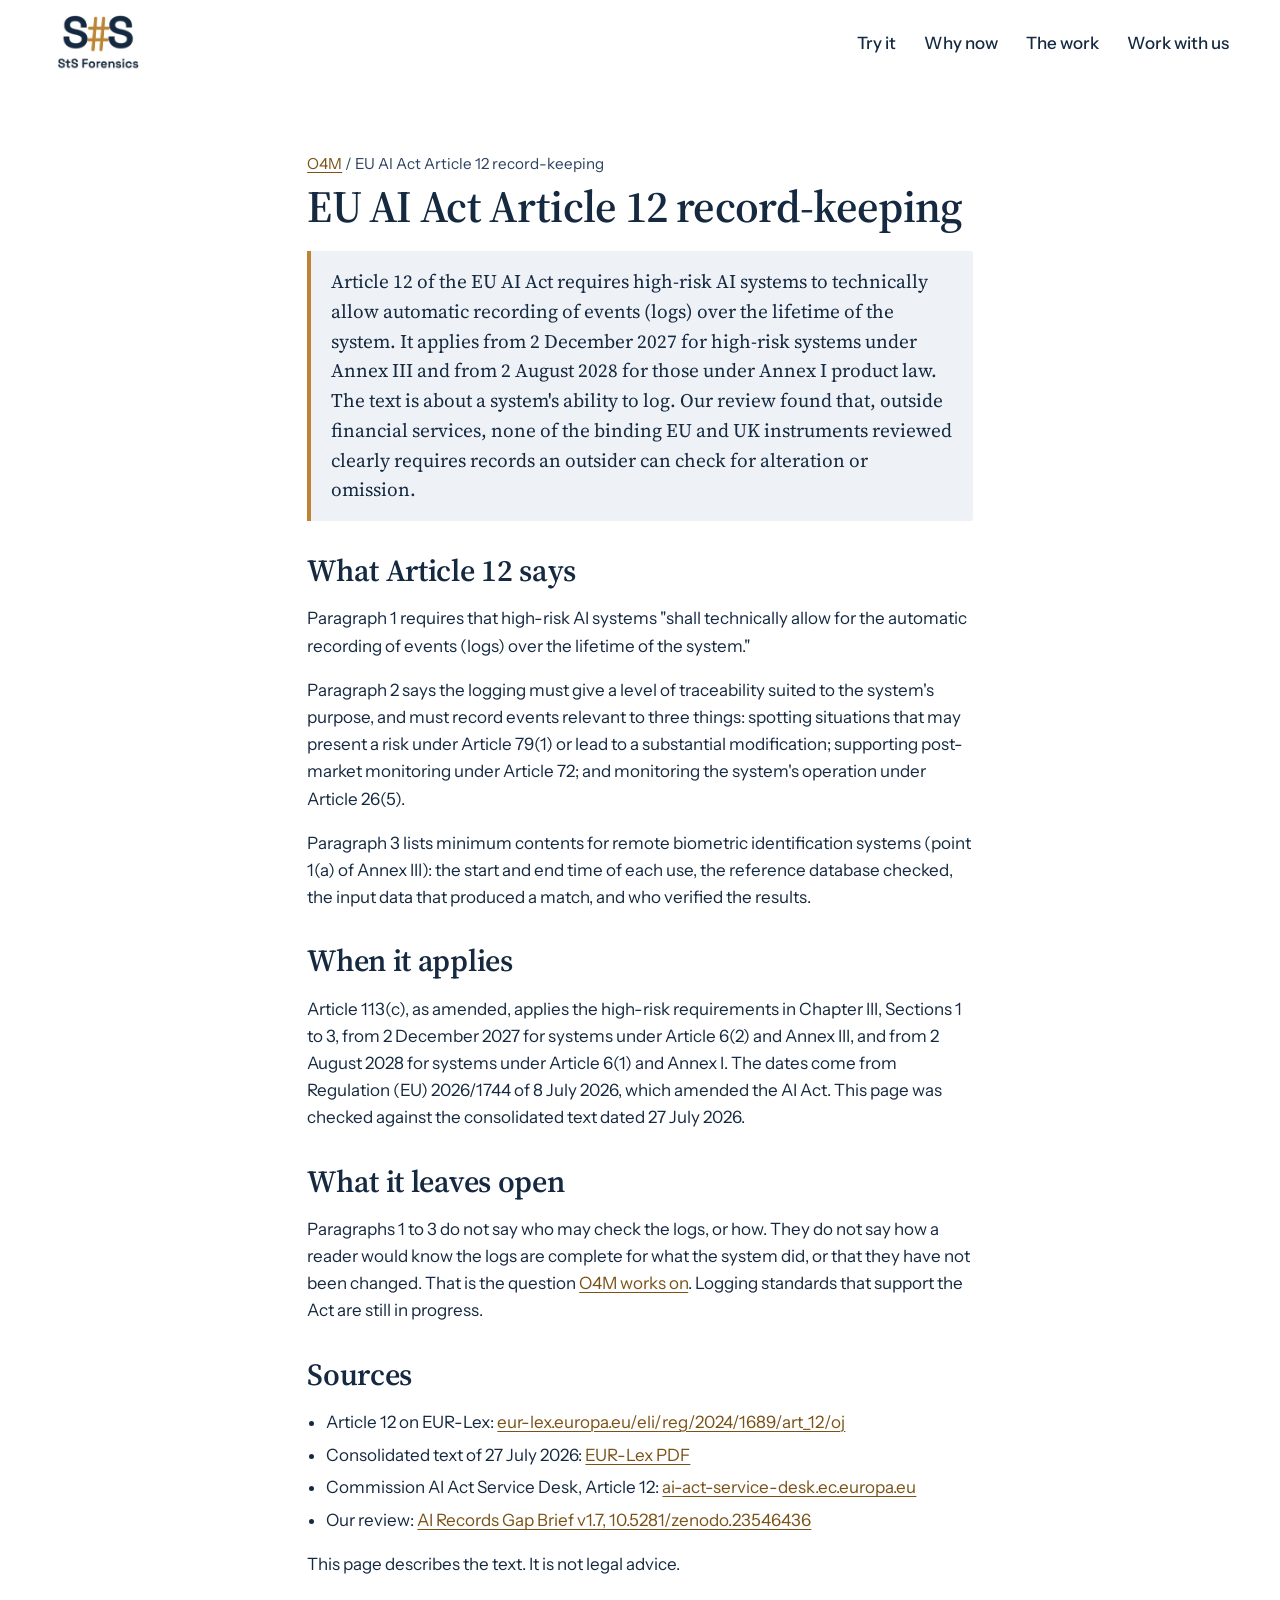
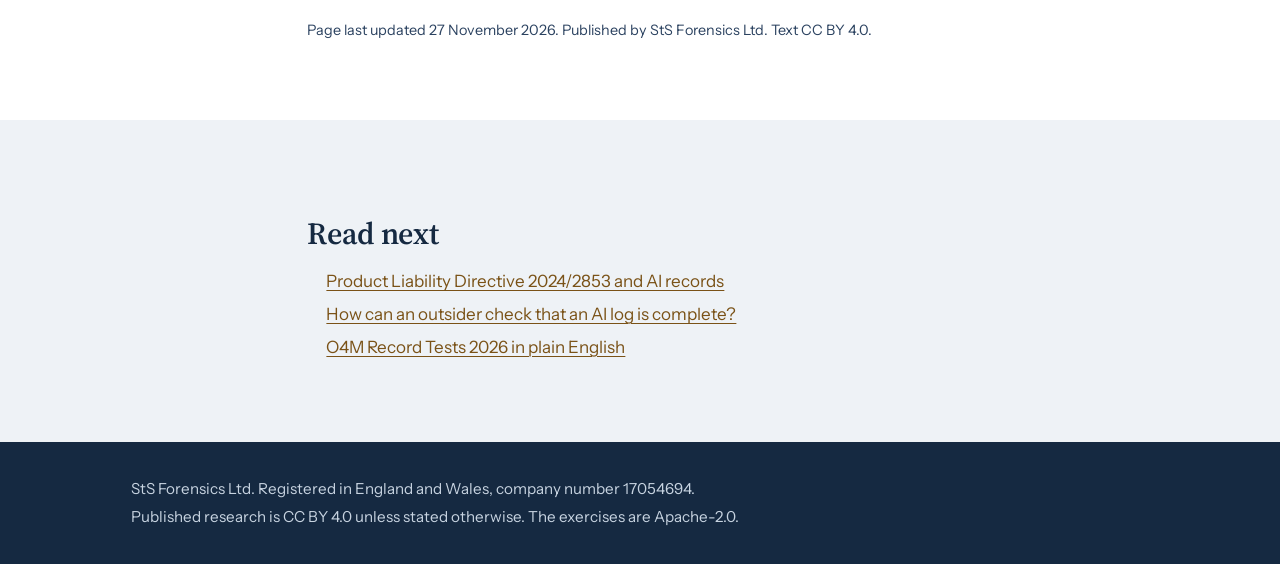
<file: eu-ai-act-article-12-record-keeping/index.html>
<!DOCTYPE html>
<html lang="en-GB">
<head>
<meta charset="utf-8">
<meta name="viewport" content="width=device-width, initial-scale=1">
<title>EU AI Act Article 12 record-keeping: what it requires and what it leaves open</title>
<meta name="description" content="Article 12 requires high-risk AI systems to allow automatic logging. Dates 2 December 2027 and 2 August 2028. What the text says and what it leaves open.">
<meta property="og:title" content="EU AI Act Article 12 record-keeping: what it requires and what it leaves open">
<meta property="og:description" content="Article 12 requires high-risk AI systems to allow automatic logging. Dates 2 December 2027 and 2 August 2028. What the text says and what it leaves open.">
<meta property="og:type" content="article">
<meta property="og:site_name" content="StS Forensics">
<meta property="og:url" content="https://stsforensics.github.io/w/eu-ai-act-article-12-record-keeping/">
<meta property="og:image" content="https://stsforensics.github.io/w/assets/og.png">
<meta property="og:image:alt" content="StS Forensics: can anyone outside the company check what an AI system did?">
<meta name="twitter:card" content="summary_large_image">
<meta name="theme-color" content="#152941">
<link rel="canonical" href="https://stsforensics.github.io/w/eu-ai-act-article-12-record-keeping/">
<link rel="icon" type="image/png" href="../assets/favicon.png">
<link rel="preconnect" href="https://fonts.googleapis.com">
<link rel="preconnect" href="https://fonts.gstatic.com" crossorigin>
<link href="https://fonts.googleapis.com/css2?family=IBM+Plex+Mono:wght@400;500&family=Instrument+Sans:wght@400;500;600&family=Source+Serif+4:opsz,wght@8..60,500;8..60,600&display=swap" rel="stylesheet">
<link rel="stylesheet" href="../styles.css">
<script type="application/ld+json">{"@context": "https://schema.org", "@graph": [{"@type": "Article", "headline": "EU AI Act Article 12 record-keeping: what it requires and what it leaves open", "description": "Article 12 requires high-risk AI systems to allow automatic logging. Dates 2 December 2027 and 2 August 2028. What the text says and what it leaves open.", "url": "https://stsforensics.github.io/w/eu-ai-act-article-12-record-keeping/", "mainEntityOfPage": "https://stsforensics.github.io/w/eu-ai-act-article-12-record-keeping/", "datePublished": "2026-11-27", "dateModified": "2026-11-27", "inLanguage": "en-GB", "image": "https://stsforensics.github.io/w/assets/og.png", "author": {"@type": "Person", "name": "Gareth Wong", "sameAs": "https://orcid.org/0009-0007-8958-4776"}, "publisher": {"@type": "Organization", "name": "StS Forensics Ltd", "url": "https://stsforensics.github.io/w/"}}, {"@type": "BreadcrumbList", "itemListElement": [{"@type": "ListItem", "position": 1, "name": "O4M", "item": "https://stsforensics.github.io/w/"}, {"@type": "ListItem", "position": 2, "name": "EU AI Act Article 12 record-keeping: what it requires and what it leaves open", "item": "https://stsforensics.github.io/w/eu-ai-act-article-12-record-keeping/"}]}]}</script>
</head>
<body>
<a class="skip" href="#main">Skip to content</a>
<header class="top">
  <a class="brand" href="../" aria-label="StS Forensics, home">
    <img src="../assets/logo.jpg" alt="StS Forensics" width="427" height="320">
  </a>
  <nav aria-label="Main">
    <a href="../#try">Try it</a>
    <a href="../#why">Why now</a>
    <a href="../#work">The work</a>
    <a href="../#contact">Work with us</a>
  </nav>
</header>
<main id="main">
<article class="wrap article">
<p class="crumb"><a href="../">O4M</a> / EU AI Act Article 12 record-keeping</p>
<h1>EU AI Act Article 12 record-keeping</h1>

<p class="answer">Article 12 of the EU AI Act requires high-risk AI systems to technically allow automatic recording of events (logs) over the lifetime of the system. It applies from 2 December 2027 for high-risk systems under Annex III and from 2 August 2028 for those under Annex I product law. The text is about a system's ability to log. Our review found that, outside financial services, none of the binding EU and UK instruments reviewed clearly requires records an outsider can check for alteration or omission.</p>

<h2>What Article 12 says</h2>
<p>Paragraph 1 requires that high-risk AI systems "shall technically allow for the automatic recording of events (logs) over the lifetime of the system."</p>
<p>Paragraph 2 says the logging must give a level of traceability suited to the system's purpose, and must record events relevant to three things: spotting situations that may present a risk under Article 79(1) or lead to a substantial modification; supporting post-market monitoring under Article 72; and monitoring the system's operation under Article 26(5).</p>
<p>Paragraph 3 lists minimum contents for remote biometric identification systems (point 1(a) of Annex III): the start and end time of each use, the reference database checked, the input data that produced a match, and who verified the results.</p>

<h2>When it applies</h2>
<p>Article 113(c), as amended, applies the high-risk requirements in Chapter III, Sections 1 to 3, from 2 December 2027 for systems under Article 6(2) and Annex III, and from 2 August 2028 for systems under Article 6(1) and Annex I. The dates come from Regulation (EU) 2026/1744 of 8 July 2026, which amended the AI Act. This page was checked against the consolidated text dated 27 July 2026.</p>

<h2>What it leaves open</h2>
<p>Paragraphs 1 to 3 do not say who may check the logs, or how. They do not say how a reader would know the logs are complete for what the system did, or that they have not been changed. That is the question <a href="../check-ai-log-complete/">O4M works on</a>. Logging standards that support the Act are still in progress.</p>

<h2>Sources</h2>
<ul>
  <li>Article 12 on EUR-Lex: <a href="https://eur-lex.europa.eu/eli/reg/2024/1689/art_12/oj">eur-lex.europa.eu/eli/reg/2024/1689/art_12/oj</a></li>
  <li>Consolidated text of 27 July 2026: <a href="https://eur-lex.europa.eu/eli/reg/2024/1689/2026-07-27/eng/pdf">EUR-Lex PDF</a></li>
  <li>Commission AI Act Service Desk, Article 12: <a href="https://ai-act-service-desk.ec.europa.eu/en/ai-act/article-12">ai-act-service-desk.ec.europa.eu</a></li>
  <li>Our review: <a href="https://doi.org/10.5281/zenodo.23546436">AI Records Gap Brief v1.7, 10.5281/zenodo.23546436</a></li>
</ul>
<p>This page describes the text. It is not legal advice.</p>

<p class="stamp">Page last updated 27 November 2026. Published by StS Forensics Ltd. Text CC BY 4.0.</p>
</article>
<section class="band">
  <div class="wrap article">
    <h2>Read next</h2>
    <ul class="next"><li><a href="../product-liability-directive-ai-records/">Product Liability Directive 2024/2853 and AI records</a></li><li><a href="../check-ai-log-complete/">How can an outsider check that an AI log is complete?</a></li><li><a href="../record-tests-2026/">O4M Record Tests 2026 in plain English</a></li></ul>
  </div>
</section>
</main>
<footer class="foot">
  <div class="wrap">
    <p>StS Forensics Ltd. Registered in England and Wales, company number 17054694.</p>
    <p>Published research is CC BY 4.0 unless stated otherwise. The exercises are Apache-2.0.</p>
  </div>
</footer>
</body>
</html>
</file>
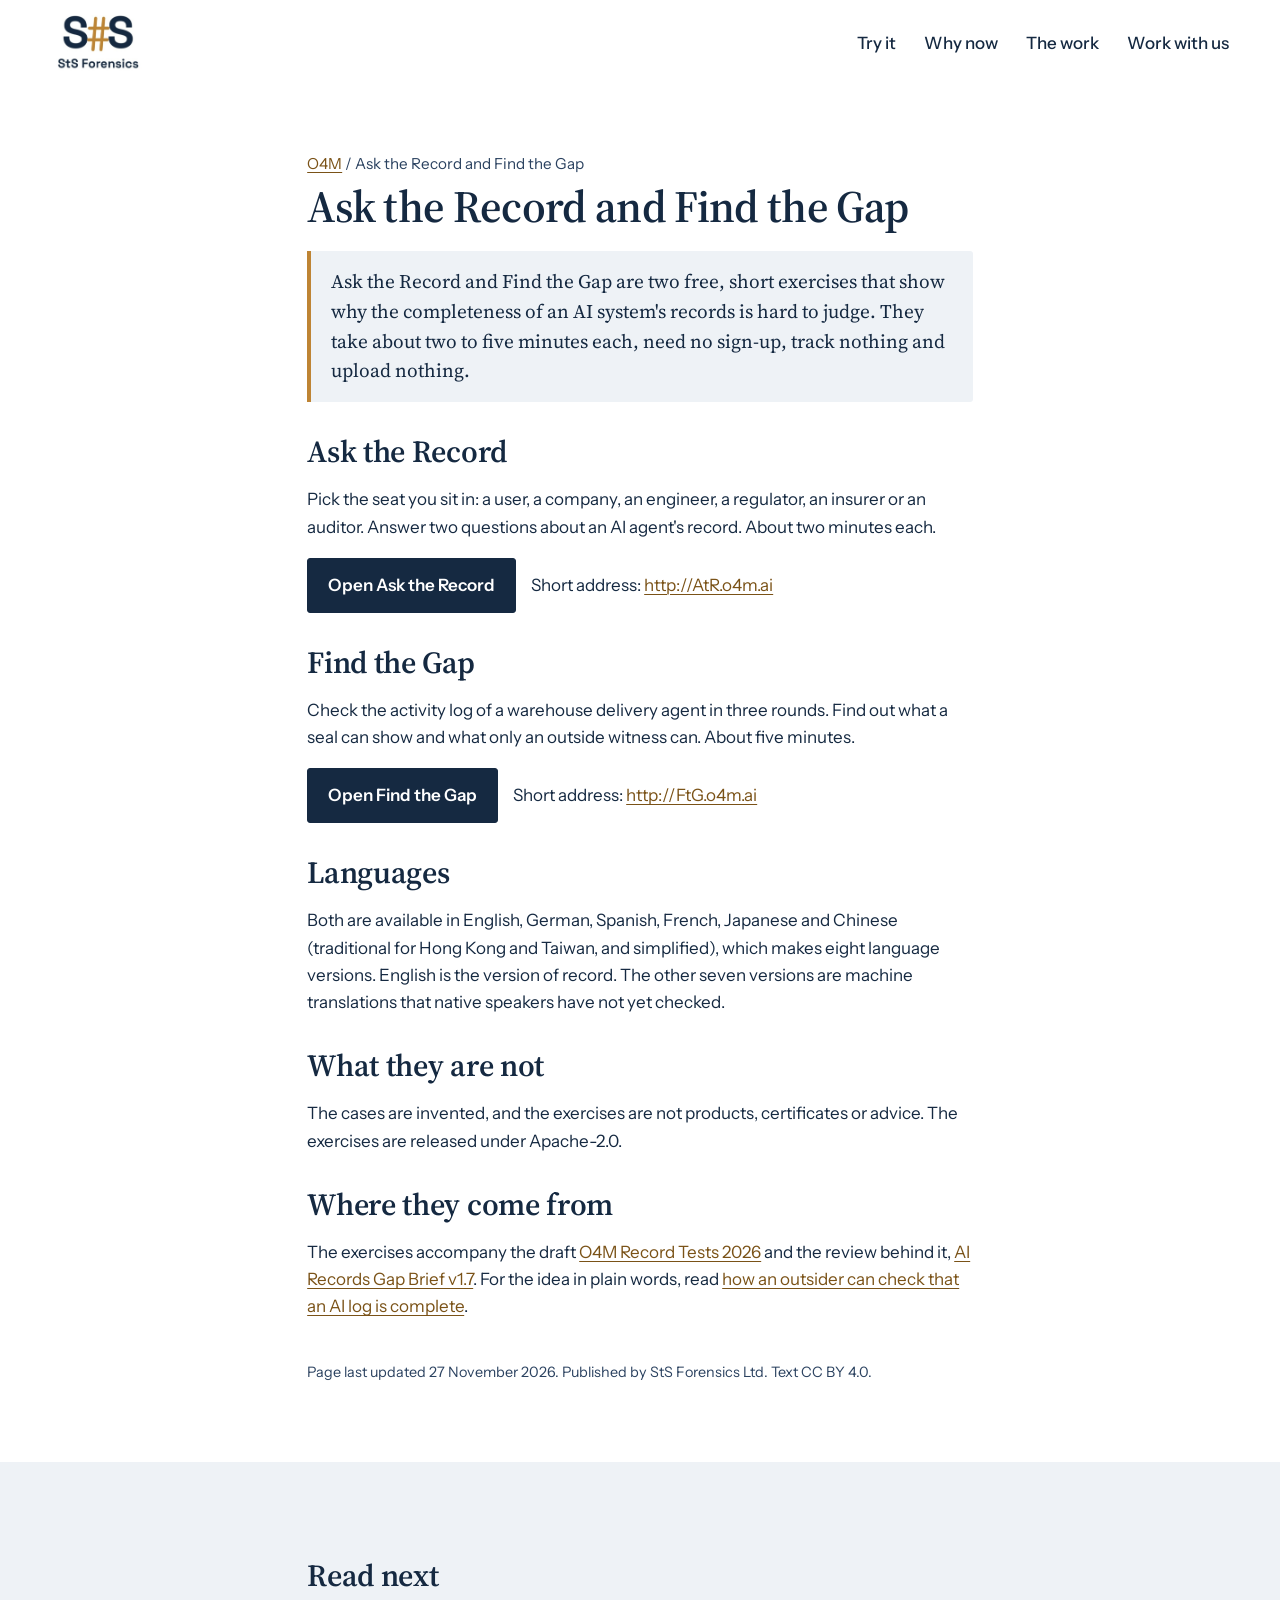
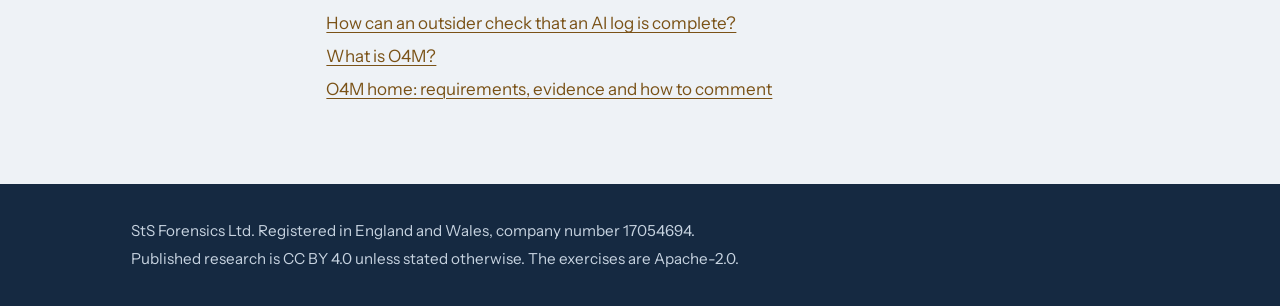
<file: exercises/index.html>
<!DOCTYPE html>
<html lang="en-GB">
<head>
<meta charset="utf-8">
<meta name="viewport" content="width=device-width, initial-scale=1">
<title>Ask the Record and Find the Gap: free exercises on AI record completeness</title>
<meta name="description" content="Two free, short exercises on AI record completeness in eight language versions. No sign-up, no tracking, nothing uploaded.">
<meta property="og:title" content="Ask the Record and Find the Gap: free exercises on AI record completeness">
<meta property="og:description" content="Two free, short exercises on AI record completeness in eight language versions. No sign-up, no tracking, nothing uploaded.">
<meta property="og:type" content="article">
<meta property="og:site_name" content="StS Forensics">
<meta property="og:url" content="https://stsforensics.github.io/w/exercises/">
<meta property="og:image" content="https://stsforensics.github.io/w/assets/og.png">
<meta property="og:image:alt" content="StS Forensics: can anyone outside the company check what an AI system did?">
<meta name="twitter:card" content="summary_large_image">
<meta name="theme-color" content="#152941">
<link rel="canonical" href="https://stsforensics.github.io/w/exercises/">
<link rel="icon" type="image/png" href="../assets/favicon.png">
<link rel="preconnect" href="https://fonts.googleapis.com">
<link rel="preconnect" href="https://fonts.gstatic.com" crossorigin>
<link href="https://fonts.googleapis.com/css2?family=IBM+Plex+Mono:wght@400;500&family=Instrument+Sans:wght@400;500;600&family=Source+Serif+4:opsz,wght@8..60,500;8..60,600&display=swap" rel="stylesheet">
<link rel="stylesheet" href="../styles.css">
<script type="application/ld+json">{"@context": "https://schema.org", "@graph": [{"@type": "Article", "headline": "Ask the Record and Find the Gap: free exercises on AI record completeness", "description": "Two free, short exercises on AI record completeness in eight language versions. No sign-up, no tracking, nothing uploaded.", "url": "https://stsforensics.github.io/w/exercises/", "mainEntityOfPage": "https://stsforensics.github.io/w/exercises/", "datePublished": "2026-11-27", "dateModified": "2026-11-27", "inLanguage": "en-GB", "image": "https://stsforensics.github.io/w/assets/og.png", "author": {"@type": "Person", "name": "Gareth Wong", "sameAs": "https://orcid.org/0009-0007-8958-4776"}, "publisher": {"@type": "Organization", "name": "StS Forensics Ltd", "url": "https://stsforensics.github.io/w/"}}, {"@type": "BreadcrumbList", "itemListElement": [{"@type": "ListItem", "position": 1, "name": "O4M", "item": "https://stsforensics.github.io/w/"}, {"@type": "ListItem", "position": 2, "name": "Ask the Record and Find the Gap: free exercises on AI record completeness", "item": "https://stsforensics.github.io/w/exercises/"}]}]}</script>
</head>
<body>
<a class="skip" href="#main">Skip to content</a>
<header class="top">
  <a class="brand" href="../" aria-label="StS Forensics, home">
    <img src="../assets/logo.jpg" alt="StS Forensics" width="427" height="320">
  </a>
  <nav aria-label="Main">
    <a href="../#try">Try it</a>
    <a href="../#why">Why now</a>
    <a href="../#work">The work</a>
    <a href="../#contact">Work with us</a>
  </nav>
</header>
<main id="main">
<article class="wrap article">
<p class="crumb"><a href="../">O4M</a> / Ask the Record and Find the Gap</p>
<h1>Ask the Record and Find the Gap</h1>

<p class="answer">Ask the Record and Find the Gap are two free, short exercises that show why the completeness of an AI system's records is hard to judge. They take about two to five minutes each, need no sign-up, track nothing and upload nothing.</p>

<h2>Ask the Record</h2>
<p>Pick the seat you sit in: a user, a company, an engineer, a regulator, an insurer or an auditor. Answer two questions about an AI agent's record. About two minutes each.</p>
<p><a class="btn dark" href="https://stsforensics.github.io/ask-the-record/">Open Ask the Record</a> Short address: <a href="http://AtR.o4m.ai">http://AtR.o4m.ai</a></p>

<h2>Find the Gap</h2>
<p>Check the activity log of a warehouse delivery agent in three rounds. Find out what a seal can show and what only an outside witness can. About five minutes.</p>
<p><a class="btn dark" href="https://stsforensics.github.io/ask-the-record/find-the-gap.html">Open Find the Gap</a> Short address: <a href="http://FtG.o4m.ai">http://FtG.o4m.ai</a></p>

<h2>Languages</h2>
<p>Both are available in English, German, Spanish, French, Japanese and Chinese (traditional for Hong Kong and Taiwan, and simplified), which makes eight language versions. English is the version of record. The other seven versions are machine translations that native speakers have not yet checked.</p>

<h2>What they are not</h2>
<p>The cases are invented, and the exercises are not products, certificates or advice. The exercises are released under Apache-2.0.</p>

<h2>Where they come from</h2>
<p>The exercises accompany the draft <a href="https://doi.org/10.5281/zenodo.23857888">O4M Record Tests 2026</a> and the review behind it, <a href="https://doi.org/10.5281/zenodo.23546436">AI Records Gap Brief v1.7</a>. For the idea in plain words, read <a href="../check-ai-log-complete/">how an outsider can check that an AI log is complete</a>.</p>

<p class="stamp">Page last updated 27 November 2026. Published by StS Forensics Ltd. Text CC BY 4.0.</p>
</article>
<section class="band">
  <div class="wrap article">
    <h2>Read next</h2>
    <ul class="next"><li><a href="../check-ai-log-complete/">How can an outsider check that an AI log is complete?</a></li><li><a href="../what-is-o4m/">What is O4M?</a></li><li><a href="../">O4M home: requirements, evidence and how to comment</a></li></ul>
  </div>
</section>
</main>
<footer class="foot">
  <div class="wrap">
    <p>StS Forensics Ltd. Registered in England and Wales, company number 17054694.</p>
    <p>Published research is CC BY 4.0 unless stated otherwise. The exercises are Apache-2.0.</p>
  </div>
</footer>
</body>
</html>
</file>
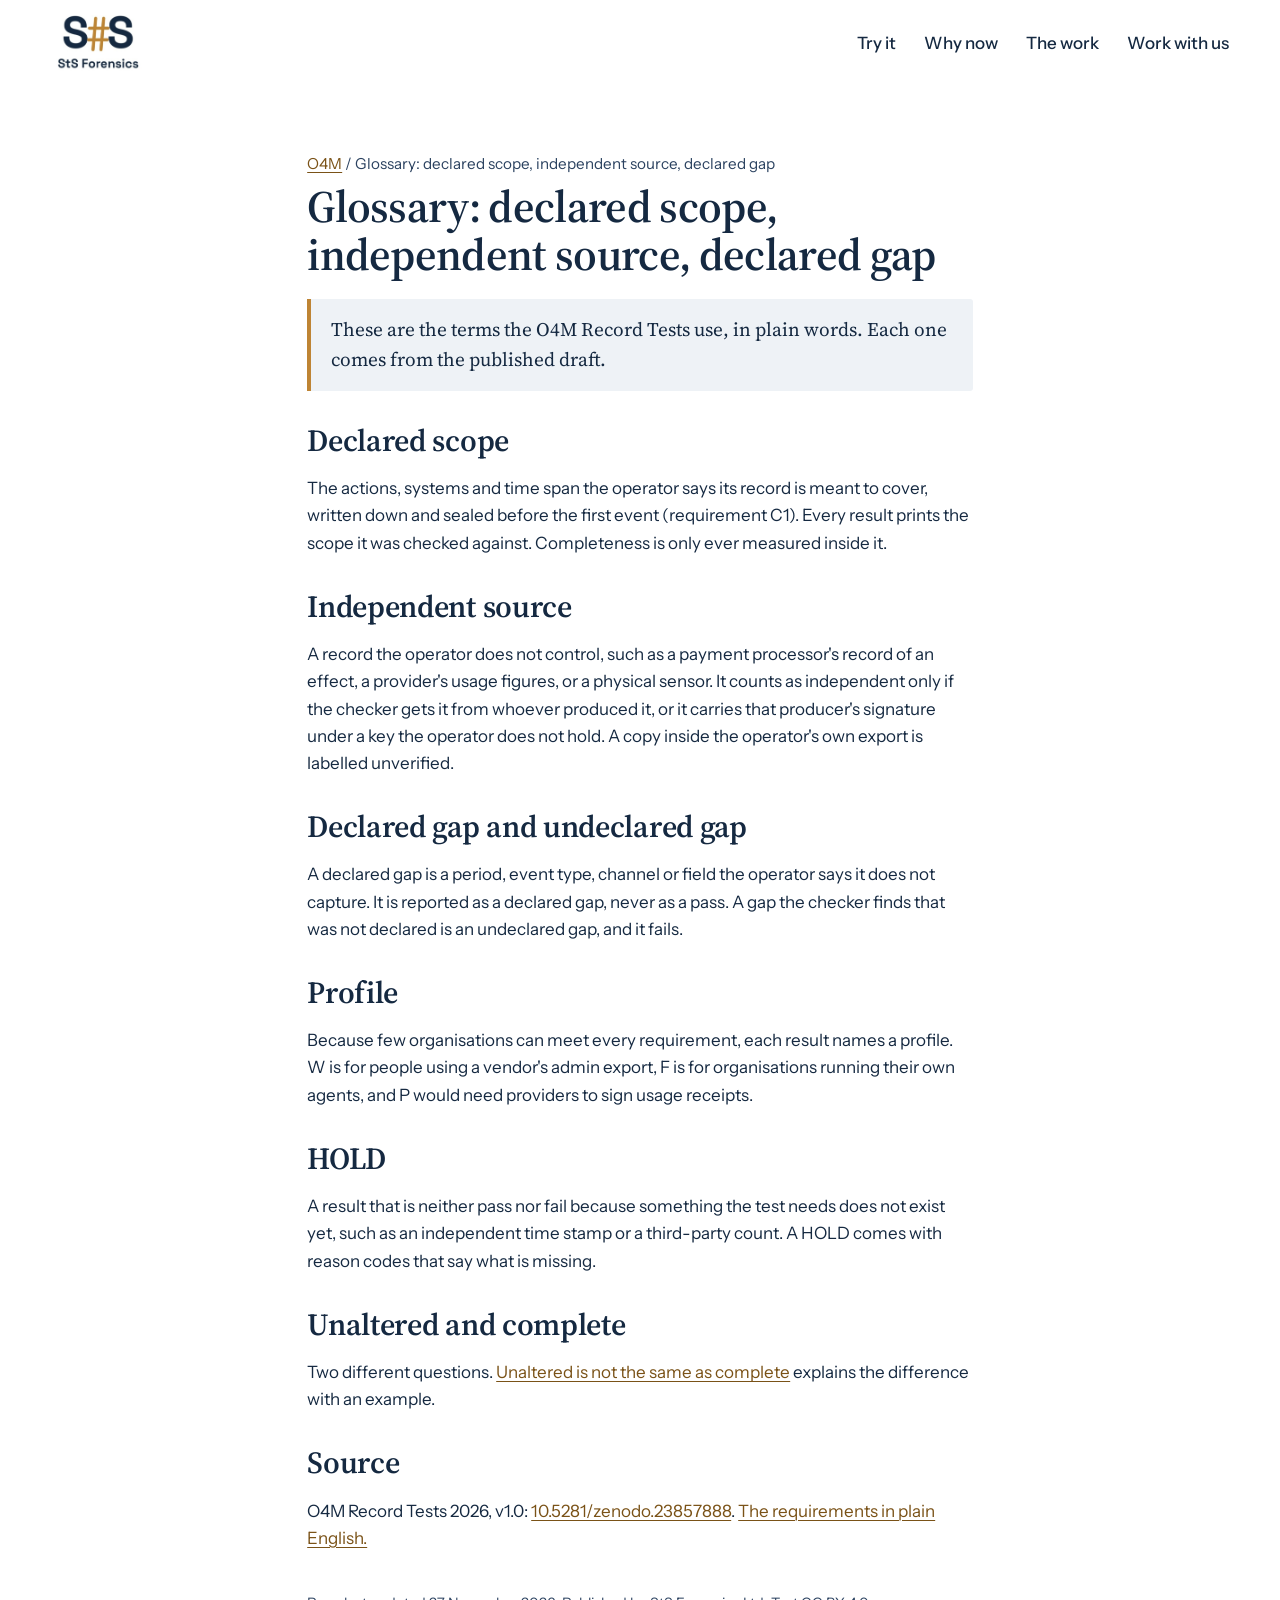
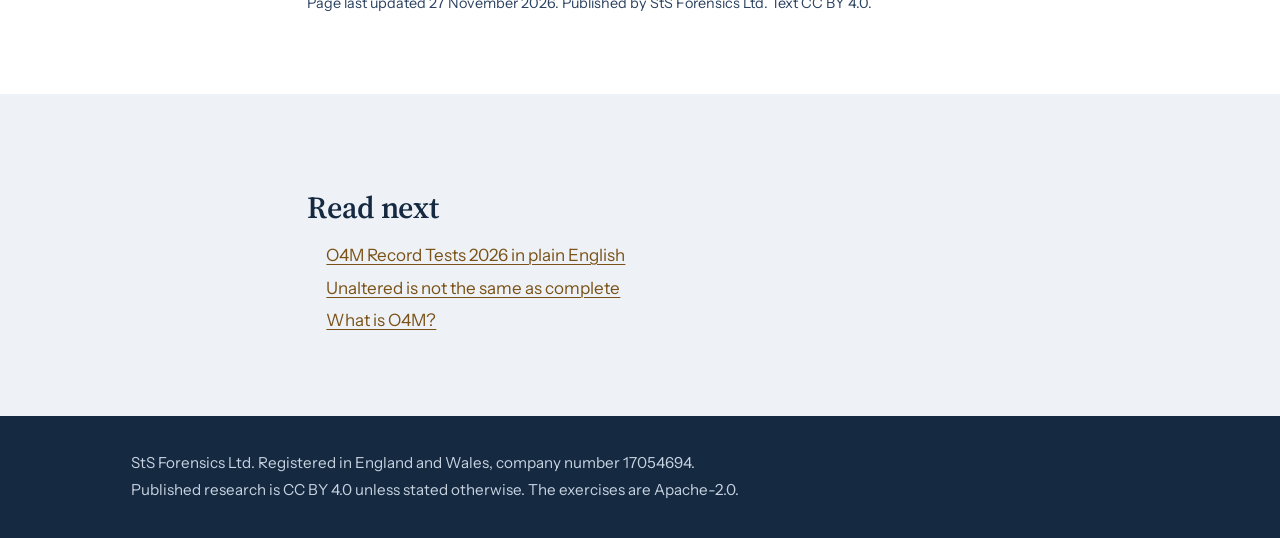
<file: glossary/index.html>
<!DOCTYPE html>
<html lang="en-GB">
<head>
<meta charset="utf-8">
<meta name="viewport" content="width=device-width, initial-scale=1">
<title>Glossary: declared scope, independent source, declared gap</title>
<meta name="description" content="Plain-words definitions of the terms used in the O4M Record Tests: declared scope, independent source, declared gap, profile and HOLD.">
<meta property="og:title" content="Glossary: declared scope, independent source, declared gap">
<meta property="og:description" content="Plain-words definitions of the terms used in the O4M Record Tests: declared scope, independent source, declared gap, profile and HOLD.">
<meta property="og:type" content="article">
<meta property="og:site_name" content="StS Forensics">
<meta property="og:url" content="https://stsforensics.github.io/w/glossary/">
<meta property="og:image" content="https://stsforensics.github.io/w/assets/og.png">
<meta property="og:image:alt" content="StS Forensics: can anyone outside the company check what an AI system did?">
<meta name="twitter:card" content="summary_large_image">
<meta name="theme-color" content="#152941">
<link rel="canonical" href="https://stsforensics.github.io/w/glossary/">
<link rel="icon" type="image/png" href="../assets/favicon.png">
<link rel="preconnect" href="https://fonts.googleapis.com">
<link rel="preconnect" href="https://fonts.gstatic.com" crossorigin>
<link href="https://fonts.googleapis.com/css2?family=IBM+Plex+Mono:wght@400;500&family=Instrument+Sans:wght@400;500;600&family=Source+Serif+4:opsz,wght@8..60,500;8..60,600&display=swap" rel="stylesheet">
<link rel="stylesheet" href="../styles.css">
<script type="application/ld+json">{"@context": "https://schema.org", "@graph": [{"@type": "Article", "headline": "Glossary: declared scope, independent source, declared gap", "description": "Plain-words definitions of the terms used in the O4M Record Tests: declared scope, independent source, declared gap, profile and HOLD.", "url": "https://stsforensics.github.io/w/glossary/", "mainEntityOfPage": "https://stsforensics.github.io/w/glossary/", "datePublished": "2026-11-27", "dateModified": "2026-11-27", "inLanguage": "en-GB", "image": "https://stsforensics.github.io/w/assets/og.png", "author": {"@type": "Person", "name": "Gareth Wong", "sameAs": "https://orcid.org/0009-0007-8958-4776"}, "publisher": {"@type": "Organization", "name": "StS Forensics Ltd", "url": "https://stsforensics.github.io/w/"}}, {"@type": "BreadcrumbList", "itemListElement": [{"@type": "ListItem", "position": 1, "name": "O4M", "item": "https://stsforensics.github.io/w/"}, {"@type": "ListItem", "position": 2, "name": "Glossary: declared scope, independent source, declared gap", "item": "https://stsforensics.github.io/w/glossary/"}]}]}</script>
</head>
<body>
<a class="skip" href="#main">Skip to content</a>
<header class="top">
  <a class="brand" href="../" aria-label="StS Forensics, home">
    <img src="../assets/logo.jpg" alt="StS Forensics" width="427" height="320">
  </a>
  <nav aria-label="Main">
    <a href="../#try">Try it</a>
    <a href="../#why">Why now</a>
    <a href="../#work">The work</a>
    <a href="../#contact">Work with us</a>
  </nav>
</header>
<main id="main">
<article class="wrap article">
<p class="crumb"><a href="../">O4M</a> / Glossary: declared scope, independent source, declared gap</p>
<h1>Glossary: declared scope, independent source, declared gap</h1>

<p class="answer">These are the terms the O4M Record Tests use, in plain words. Each one comes from the published draft.</p>

<h2>Declared scope</h2>
<p>The actions, systems and time span the operator says its record is meant to cover, written down and sealed before the first event (requirement C1). Every result prints the scope it was checked against. Completeness is only ever measured inside it.</p>

<h2>Independent source</h2>
<p>A record the operator does not control, such as a payment processor's record of an effect, a provider's usage figures, or a physical sensor. It counts as independent only if the checker gets it from whoever produced it, or it carries that producer's signature under a key the operator does not hold. A copy inside the operator's own export is labelled unverified.</p>

<h2>Declared gap and undeclared gap</h2>
<p>A declared gap is a period, event type, channel or field the operator says it does not capture. It is reported as a declared gap, never as a pass. A gap the checker finds that was not declared is an undeclared gap, and it fails.</p>

<h2>Profile</h2>
<p>Because few organisations can meet every requirement, each result names a profile. W is for people using a vendor's admin export, F is for organisations running their own agents, and P would need providers to sign usage receipts.</p>

<h2>HOLD</h2>
<p>A result that is neither pass nor fail because something the test needs does not exist yet, such as an independent time stamp or a third-party count. A HOLD comes with reason codes that say what is missing.</p>

<h2>Unaltered and complete</h2>
<p>Two different questions. <a href="../unaltered-vs-complete-ai-logs/">Unaltered is not the same as complete</a> explains the difference with an example.</p>

<h2>Source</h2>
<p>O4M Record Tests 2026, v1.0: <a href="https://doi.org/10.5281/zenodo.23857888">10.5281/zenodo.23857888</a>. <a href="../record-tests-2026/">The requirements in plain English.</a></p>

<p class="stamp">Page last updated 27 November 2026. Published by StS Forensics Ltd. Text CC BY 4.0.</p>
</article>
<section class="band">
  <div class="wrap article">
    <h2>Read next</h2>
    <ul class="next"><li><a href="../record-tests-2026/">O4M Record Tests 2026 in plain English</a></li><li><a href="../unaltered-vs-complete-ai-logs/">Unaltered is not the same as complete</a></li><li><a href="../what-is-o4m/">What is O4M?</a></li></ul>
  </div>
</section>
</main>
<footer class="foot">
  <div class="wrap">
    <p>StS Forensics Ltd. Registered in England and Wales, company number 17054694.</p>
    <p>Published research is CC BY 4.0 unless stated otherwise. The exercises are Apache-2.0.</p>
  </div>
</footer>
</body>
</html>
</file>
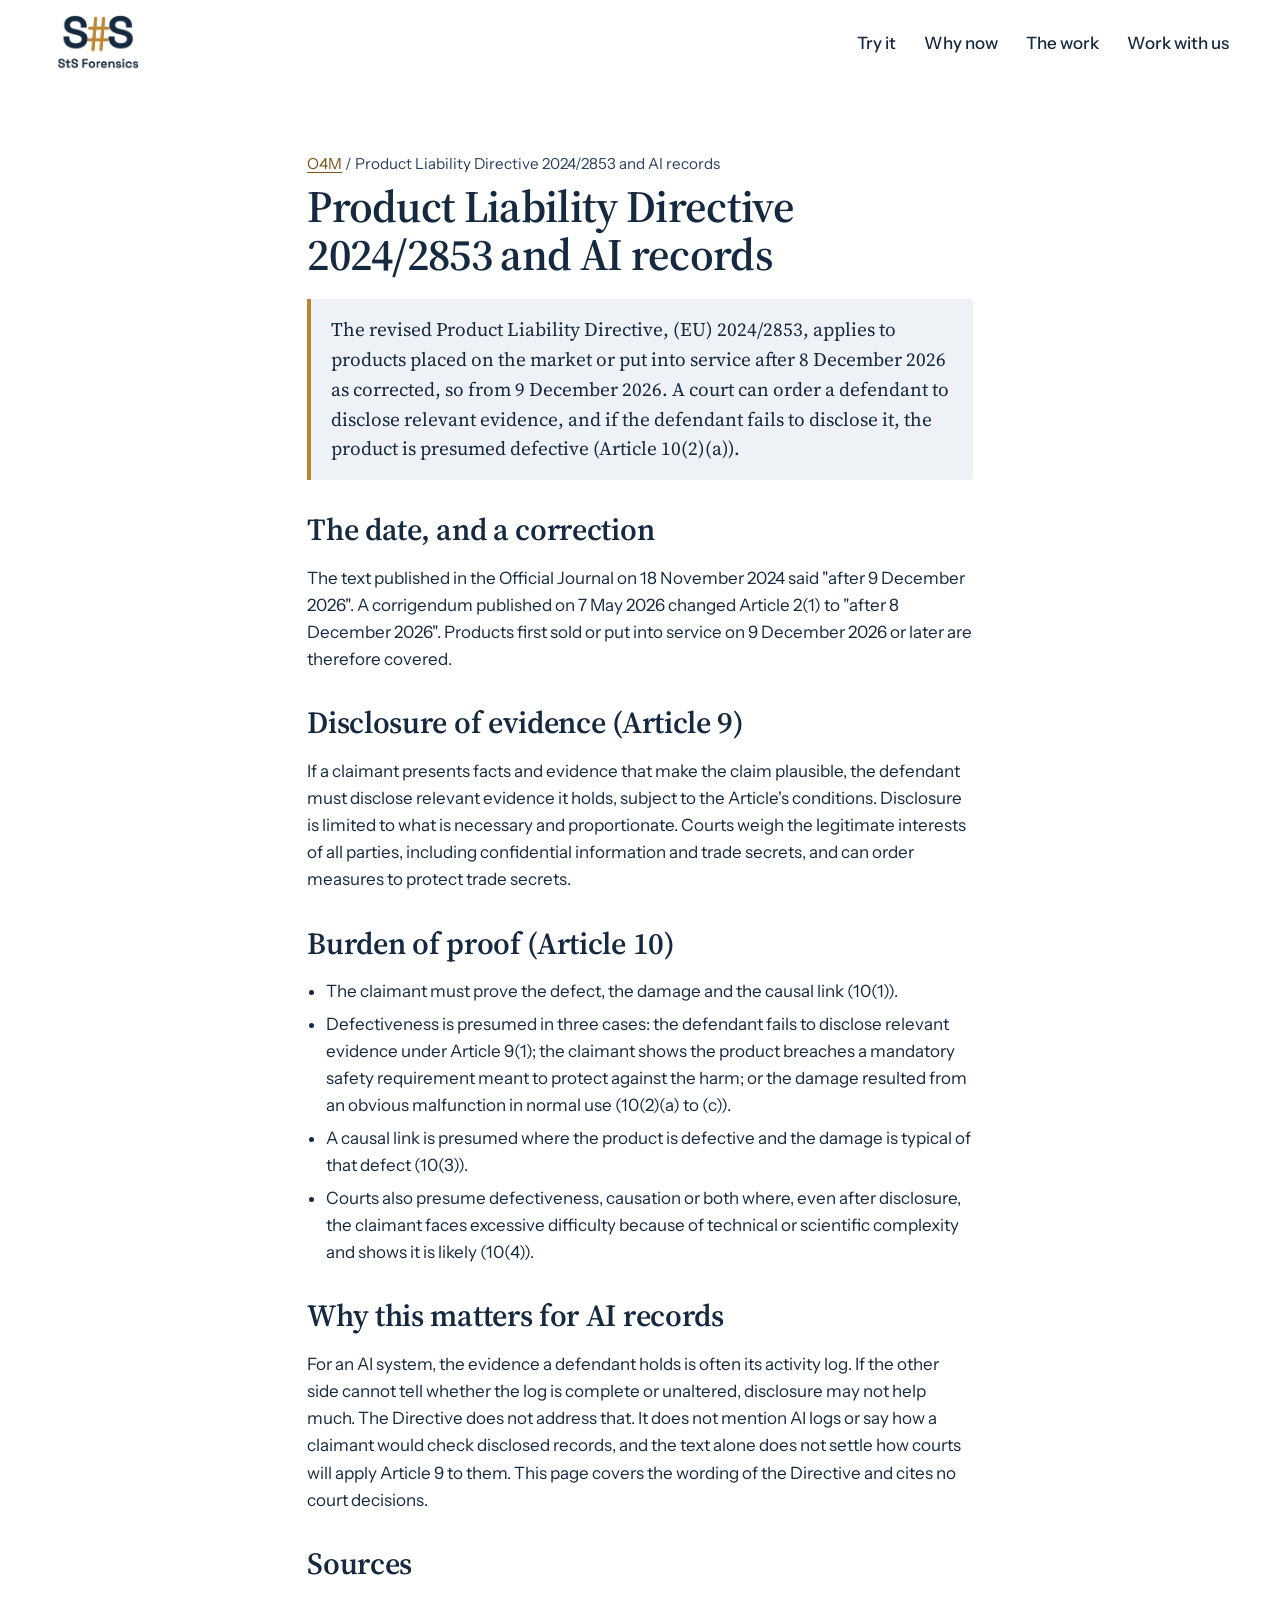
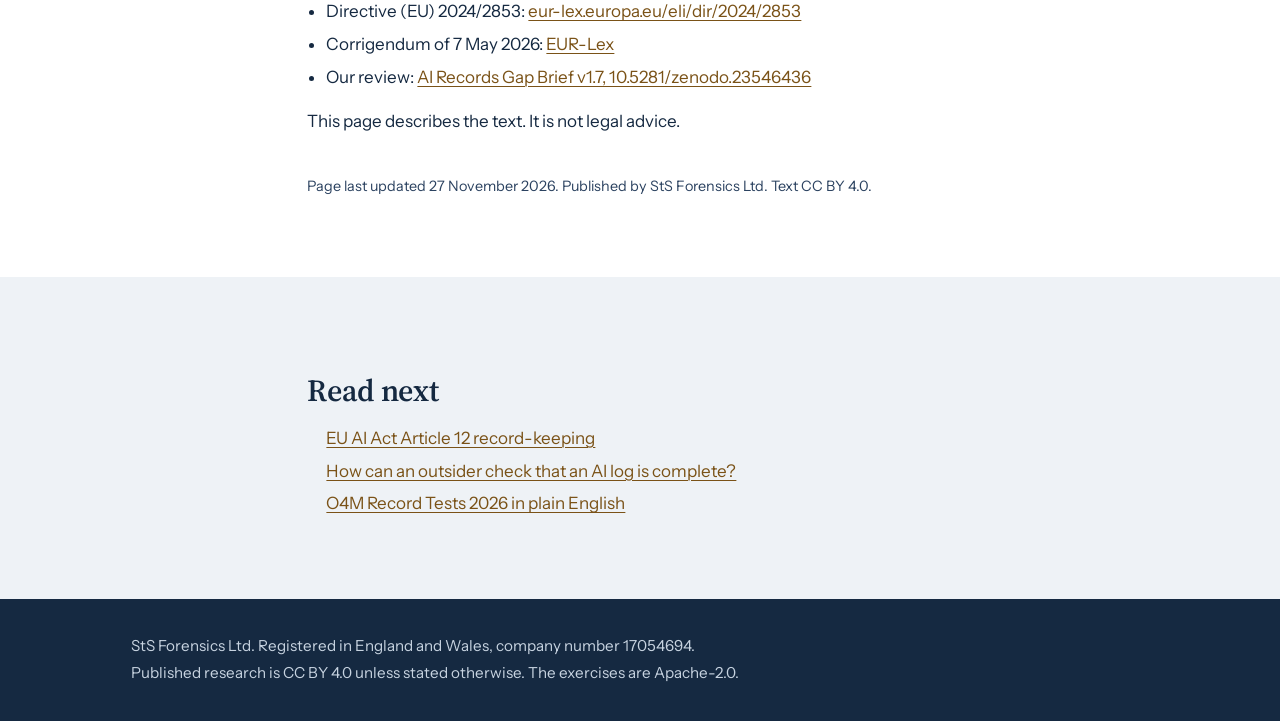
<file: product-liability-directive-ai-records/index.html>
<!DOCTYPE html>
<html lang="en-GB">
<head>
<meta charset="utf-8">
<meta name="viewport" content="width=device-width, initial-scale=1">
<title>Product Liability Directive 2024/2853 and AI records: what the text says</title>
<meta name="description" content="The revised Product Liability Directive applies from 9 December 2026. Disclosure of evidence (Article 9) and the presumption of defect (Article 10), with the May 2026 correction.">
<meta property="og:title" content="Product Liability Directive 2024/2853 and AI records: what the text says">
<meta property="og:description" content="The revised Product Liability Directive applies from 9 December 2026. Disclosure of evidence (Article 9) and the presumption of defect (Article 10), with the May 2026 correction.">
<meta property="og:type" content="article">
<meta property="og:site_name" content="StS Forensics">
<meta property="og:url" content="https://stsforensics.github.io/w/product-liability-directive-ai-records/">
<meta property="og:image" content="https://stsforensics.github.io/w/assets/og.png">
<meta property="og:image:alt" content="StS Forensics: can anyone outside the company check what an AI system did?">
<meta name="twitter:card" content="summary_large_image">
<meta name="theme-color" content="#152941">
<link rel="canonical" href="https://stsforensics.github.io/w/product-liability-directive-ai-records/">
<link rel="icon" type="image/png" href="../assets/favicon.png">
<link rel="preconnect" href="https://fonts.googleapis.com">
<link rel="preconnect" href="https://fonts.gstatic.com" crossorigin>
<link href="https://fonts.googleapis.com/css2?family=IBM+Plex+Mono:wght@400;500&family=Instrument+Sans:wght@400;500;600&family=Source+Serif+4:opsz,wght@8..60,500;8..60,600&display=swap" rel="stylesheet">
<link rel="stylesheet" href="../styles.css">
<script type="application/ld+json">{"@context": "https://schema.org", "@graph": [{"@type": "Article", "headline": "Product Liability Directive 2024/2853 and AI records: what the text says", "description": "The revised Product Liability Directive applies from 9 December 2026. Disclosure of evidence (Article 9) and the presumption of defect (Article 10), with the May 2026 correction.", "url": "https://stsforensics.github.io/w/product-liability-directive-ai-records/", "mainEntityOfPage": "https://stsforensics.github.io/w/product-liability-directive-ai-records/", "datePublished": "2026-11-27", "dateModified": "2026-11-27", "inLanguage": "en-GB", "image": "https://stsforensics.github.io/w/assets/og.png", "author": {"@type": "Person", "name": "Gareth Wong", "sameAs": "https://orcid.org/0009-0007-8958-4776"}, "publisher": {"@type": "Organization", "name": "StS Forensics Ltd", "url": "https://stsforensics.github.io/w/"}}, {"@type": "BreadcrumbList", "itemListElement": [{"@type": "ListItem", "position": 1, "name": "O4M", "item": "https://stsforensics.github.io/w/"}, {"@type": "ListItem", "position": 2, "name": "Product Liability Directive 2024/2853 and AI records: what the text says", "item": "https://stsforensics.github.io/w/product-liability-directive-ai-records/"}]}]}</script>
</head>
<body>
<a class="skip" href="#main">Skip to content</a>
<header class="top">
  <a class="brand" href="../" aria-label="StS Forensics, home">
    <img src="../assets/logo.jpg" alt="StS Forensics" width="427" height="320">
  </a>
  <nav aria-label="Main">
    <a href="../#try">Try it</a>
    <a href="../#why">Why now</a>
    <a href="../#work">The work</a>
    <a href="../#contact">Work with us</a>
  </nav>
</header>
<main id="main">
<article class="wrap article">
<p class="crumb"><a href="../">O4M</a> / Product Liability Directive 2024/2853 and AI records</p>
<h1>Product Liability Directive 2024/2853 and AI records</h1>

<p class="answer">The revised Product Liability Directive, (EU) 2024/2853, applies to products placed on the market or put into service after 8 December 2026 as corrected, so from 9 December 2026. A court can order a defendant to disclose relevant evidence, and if the defendant fails to disclose it, the product is presumed defective (Article 10(2)(a)).</p>

<h2>The date, and a correction</h2>
<p>The text published in the Official Journal on 18 November 2024 said "after 9 December 2026". A corrigendum published on 7 May 2026 changed Article 2(1) to "after 8 December 2026". Products first sold or put into service on 9 December 2026 or later are therefore covered.</p>

<h2>Disclosure of evidence (Article 9)</h2>
<p>If a claimant presents facts and evidence that make the claim plausible, the defendant must disclose relevant evidence it holds, subject to the Article's conditions. Disclosure is limited to what is necessary and proportionate. Courts weigh the legitimate interests of all parties, including confidential information and trade secrets, and can order measures to protect trade secrets.</p>

<h2>Burden of proof (Article 10)</h2>
<ul>
  <li>The claimant must prove the defect, the damage and the causal link (10(1)).</li>
  <li>Defectiveness is presumed in three cases: the defendant fails to disclose relevant evidence under Article 9(1); the claimant shows the product breaches a mandatory safety requirement meant to protect against the harm; or the damage resulted from an obvious malfunction in normal use (10(2)(a) to (c)).</li>
  <li>A causal link is presumed where the product is defective and the damage is typical of that defect (10(3)).</li>
  <li>Courts also presume defectiveness, causation or both where, even after disclosure, the claimant faces excessive difficulty because of technical or scientific complexity and shows it is likely (10(4)).</li>
</ul>

<h2>Why this matters for AI records</h2>
<p>For an AI system, the evidence a defendant holds is often its activity log. If the other side cannot tell whether the log is complete or unaltered, disclosure may not help much. The Directive does not address that. It does not mention AI logs or say how a claimant would check disclosed records, and the text alone does not settle how courts will apply Article 9 to them. This page covers the wording of the Directive and cites no court decisions.</p>

<h2>Sources</h2>
<ul>
  <li>Directive (EU) 2024/2853: <a href="https://eur-lex.europa.eu/eli/dir/2024/2853">eur-lex.europa.eu/eli/dir/2024/2853</a></li>
  <li>Corrigendum of 7 May 2026: <a href="https://eur-lex.europa.eu/eli/dir/2024/2853/corrigendum/2026-05-07/oj">EUR-Lex</a></li>
  <li>Our review: <a href="https://doi.org/10.5281/zenodo.23546436">AI Records Gap Brief v1.7, 10.5281/zenodo.23546436</a></li>
</ul>
<p>This page describes the text. It is not legal advice.</p>

<p class="stamp">Page last updated 27 November 2026. Published by StS Forensics Ltd. Text CC BY 4.0.</p>
</article>
<section class="band">
  <div class="wrap article">
    <h2>Read next</h2>
    <ul class="next"><li><a href="../eu-ai-act-article-12-record-keeping/">EU AI Act Article 12 record-keeping</a></li><li><a href="../check-ai-log-complete/">How can an outsider check that an AI log is complete?</a></li><li><a href="../record-tests-2026/">O4M Record Tests 2026 in plain English</a></li></ul>
  </div>
</section>
</main>
<footer class="foot">
  <div class="wrap">
    <p>StS Forensics Ltd. Registered in England and Wales, company number 17054694.</p>
    <p>Published research is CC BY 4.0 unless stated otherwise. The exercises are Apache-2.0.</p>
  </div>
</footer>
</body>
</html>
</file>
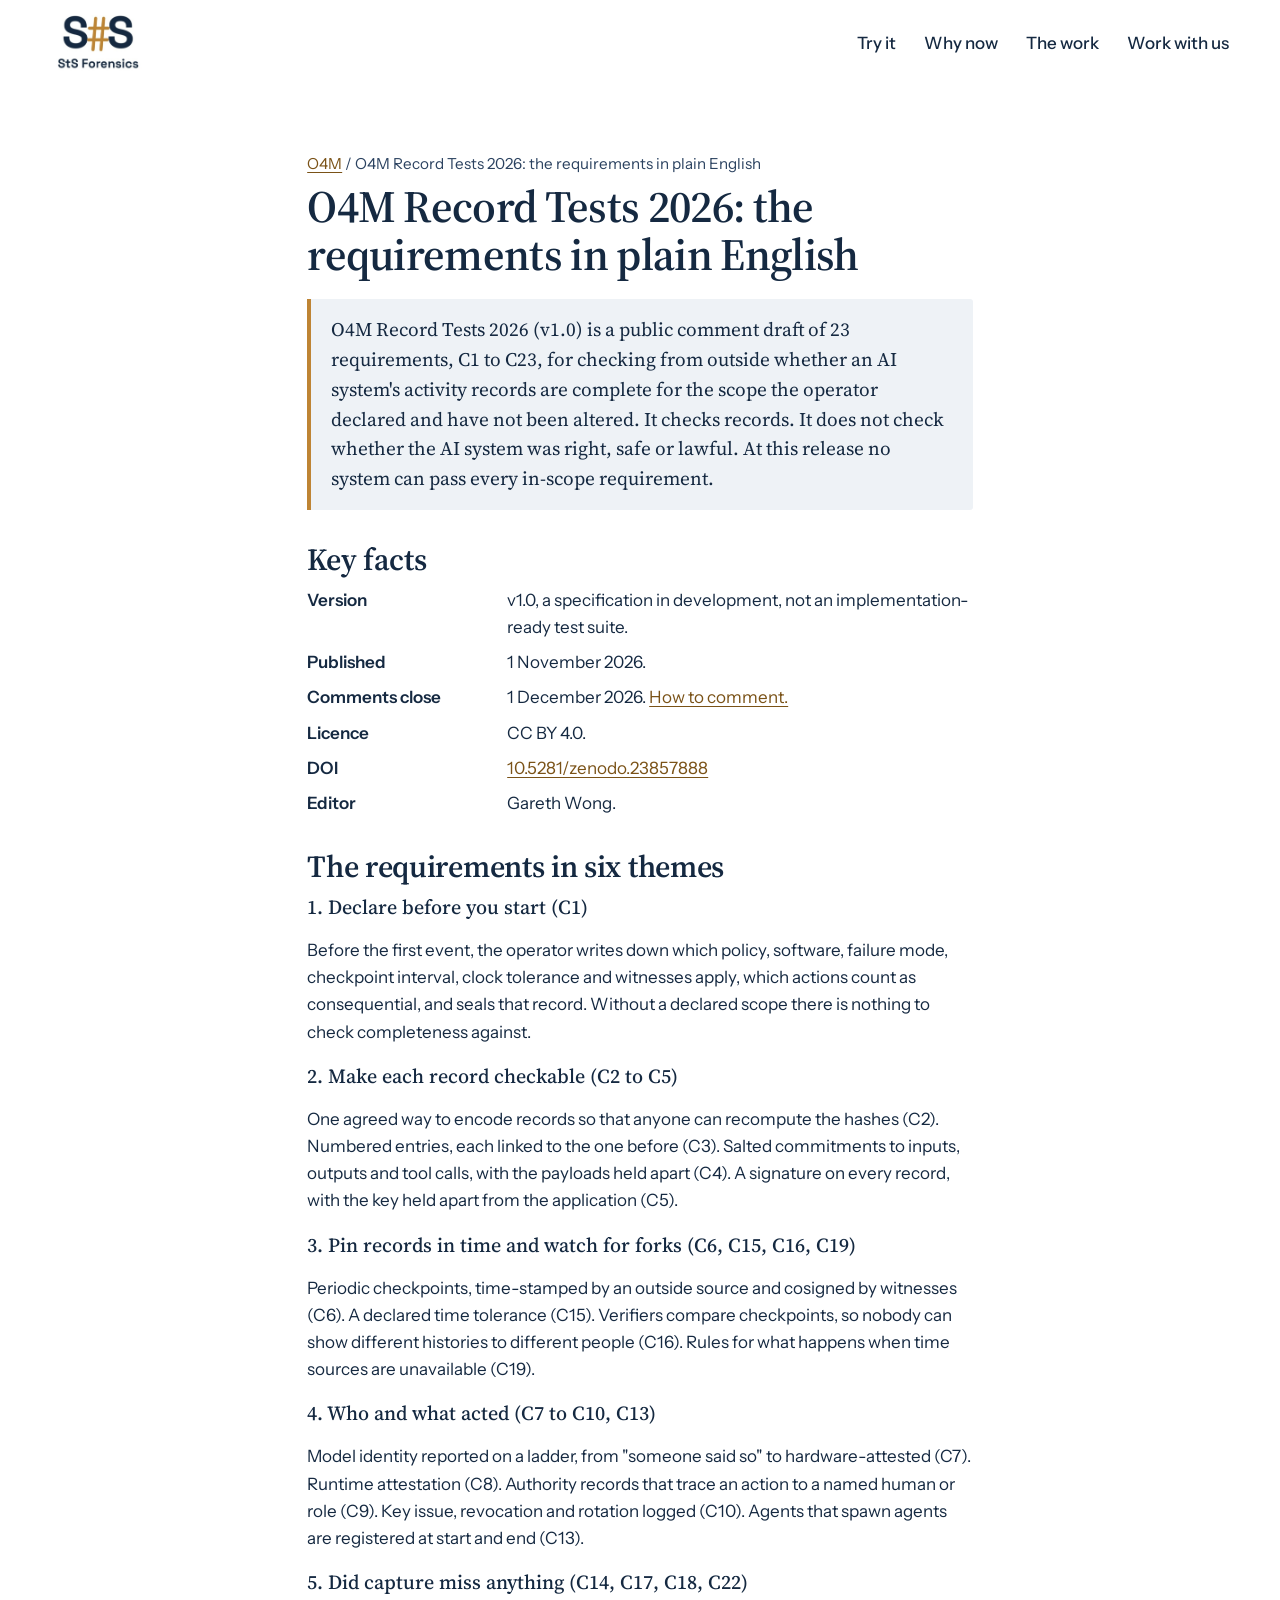
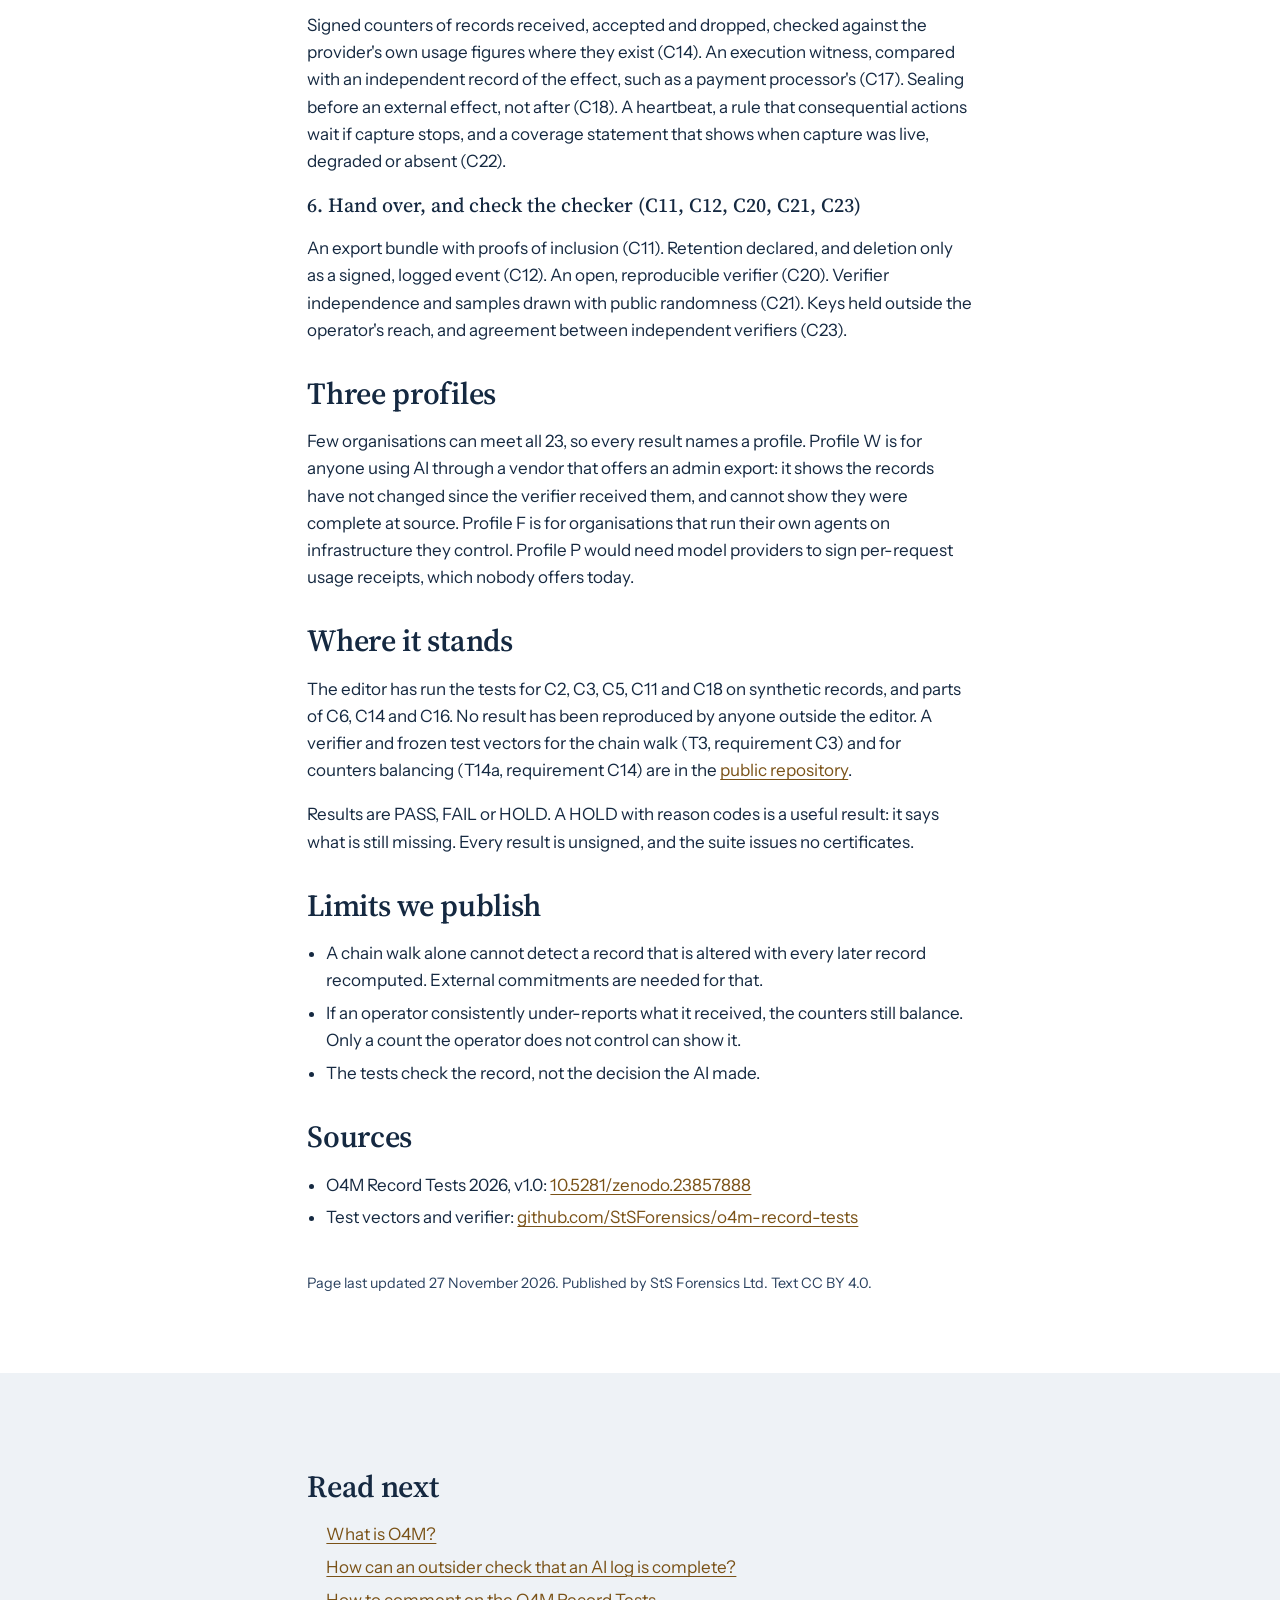
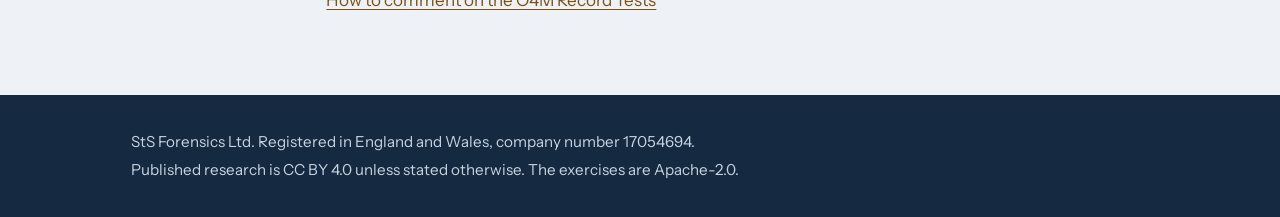
<file: record-tests-2026/index.html>
<!DOCTYPE html>
<html lang="en-GB">
<head>
<meta charset="utf-8">
<meta name="viewport" content="width=device-width, initial-scale=1">
<title>O4M Record Tests 2026: the requirements C1 to C23 in plain English</title>
<meta name="description" content="O4M Record Tests 2026 v1.0 is a public comment draft of 23 requirements for checking AI records from outside. Six themes explained, with status, limits and how to comment.">
<meta property="og:title" content="O4M Record Tests 2026: the requirements C1 to C23 in plain English">
<meta property="og:description" content="O4M Record Tests 2026 v1.0 is a public comment draft of 23 requirements for checking AI records from outside. Six themes explained, with status, limits and how to comment.">
<meta property="og:type" content="article">
<meta property="og:site_name" content="StS Forensics">
<meta property="og:url" content="https://stsforensics.github.io/w/record-tests-2026/">
<meta property="og:image" content="https://stsforensics.github.io/w/assets/og.png">
<meta property="og:image:alt" content="StS Forensics: can anyone outside the company check what an AI system did?">
<meta name="twitter:card" content="summary_large_image">
<meta name="theme-color" content="#152941">
<link rel="canonical" href="https://stsforensics.github.io/w/record-tests-2026/">
<link rel="icon" type="image/png" href="../assets/favicon.png">
<link rel="preconnect" href="https://fonts.googleapis.com">
<link rel="preconnect" href="https://fonts.gstatic.com" crossorigin>
<link href="https://fonts.googleapis.com/css2?family=IBM+Plex+Mono:wght@400;500&family=Instrument+Sans:wght@400;500;600&family=Source+Serif+4:opsz,wght@8..60,500;8..60,600&display=swap" rel="stylesheet">
<link rel="stylesheet" href="../styles.css">
<script type="application/ld+json">{"@context": "https://schema.org", "@graph": [{"@type": "Article", "headline": "O4M Record Tests 2026: the requirements C1 to C23 in plain English", "description": "O4M Record Tests 2026 v1.0 is a public comment draft of 23 requirements for checking AI records from outside. Six themes explained, with status, limits and how to comment.", "url": "https://stsforensics.github.io/w/record-tests-2026/", "mainEntityOfPage": "https://stsforensics.github.io/w/record-tests-2026/", "datePublished": "2026-11-27", "dateModified": "2026-11-27", "inLanguage": "en-GB", "image": "https://stsforensics.github.io/w/assets/og.png", "author": {"@type": "Person", "name": "Gareth Wong", "sameAs": "https://orcid.org/0009-0007-8958-4776"}, "publisher": {"@type": "Organization", "name": "StS Forensics Ltd", "url": "https://stsforensics.github.io/w/"}}, {"@type": "BreadcrumbList", "itemListElement": [{"@type": "ListItem", "position": 1, "name": "O4M", "item": "https://stsforensics.github.io/w/"}, {"@type": "ListItem", "position": 2, "name": "O4M Record Tests 2026: the requirements C1 to C23 in plain English", "item": "https://stsforensics.github.io/w/record-tests-2026/"}]}]}</script>
</head>
<body>
<a class="skip" href="#main">Skip to content</a>
<header class="top">
  <a class="brand" href="../" aria-label="StS Forensics, home">
    <img src="../assets/logo.jpg" alt="StS Forensics" width="427" height="320">
  </a>
  <nav aria-label="Main">
    <a href="../#try">Try it</a>
    <a href="../#why">Why now</a>
    <a href="../#work">The work</a>
    <a href="../#contact">Work with us</a>
  </nav>
</header>
<main id="main">
<article class="wrap article">
<p class="crumb"><a href="../">O4M</a> / O4M Record Tests 2026: the requirements in plain English</p>
<h1>O4M Record Tests 2026: the requirements in plain English</h1>

<p class="answer">O4M Record Tests 2026 (v1.0) is a public comment draft of 23 requirements, C1 to C23, for checking from outside whether an AI system's activity records are complete for the scope the operator declared and have not been altered. It checks records. It does not check whether the AI system was right, safe or lawful. At this release no system can pass every in-scope requirement.</p>

<h2>Key facts</h2>
<dl class="facts">
  <dt>Version</dt><dd>v1.0, a specification in development, not an implementation-ready test suite.</dd>
  <dt>Published</dt><dd>1 November 2026.</dd>
  <dt>Comments close</dt><dd>1 December 2026. <a href="../comment-on-o4m-record-tests/">How to comment.</a></dd>
  <dt>Licence</dt><dd>CC BY 4.0.</dd>
  <dt>DOI</dt><dd><a href="https://doi.org/10.5281/zenodo.23857888">10.5281/zenodo.23857888</a></dd>
  <dt>Editor</dt><dd>Gareth Wong.</dd>
</dl>

<h2>The requirements in six themes</h2>
<h3>1. Declare before you start (C1)</h3>
<p>Before the first event, the operator writes down which policy, software, failure mode, checkpoint interval, clock tolerance and witnesses apply, which actions count as consequential, and seals that record. Without a declared scope there is nothing to check completeness against.</p>
<h3>2. Make each record checkable (C2 to C5)</h3>
<p>One agreed way to encode records so that anyone can recompute the hashes (C2). Numbered entries, each linked to the one before (C3). Salted commitments to inputs, outputs and tool calls, with the payloads held apart (C4). A signature on every record, with the key held apart from the application (C5).</p>
<h3>3. Pin records in time and watch for forks (C6, C15, C16, C19)</h3>
<p>Periodic checkpoints, time-stamped by an outside source and cosigned by witnesses (C6). A declared time tolerance (C15). Verifiers compare checkpoints, so nobody can show different histories to different people (C16). Rules for what happens when time sources are unavailable (C19).</p>
<h3>4. Who and what acted (C7 to C10, C13)</h3>
<p>Model identity reported on a ladder, from "someone said so" to hardware-attested (C7). Runtime attestation (C8). Authority records that trace an action to a named human or role (C9). Key issue, revocation and rotation logged (C10). Agents that spawn agents are registered at start and end (C13).</p>
<h3>5. Did capture miss anything (C14, C17, C18, C22)</h3>
<p>Signed counters of records received, accepted and dropped, checked against the provider's own usage figures where they exist (C14). An execution witness, compared with an independent record of the effect, such as a payment processor's (C17). Sealing before an external effect, not after (C18). A heartbeat, a rule that consequential actions wait if capture stops, and a coverage statement that shows when capture was live, degraded or absent (C22).</p>
<h3>6. Hand over, and check the checker (C11, C12, C20, C21, C23)</h3>
<p>An export bundle with proofs of inclusion (C11). Retention declared, and deletion only as a signed, logged event (C12). An open, reproducible verifier (C20). Verifier independence and samples drawn with public randomness (C21). Keys held outside the operator's reach, and agreement between independent verifiers (C23).</p>

<h2>Three profiles</h2>
<p>Few organisations can meet all 23, so every result names a profile. Profile W is for anyone using AI through a vendor that offers an admin export: it shows the records have not changed since the verifier received them, and cannot show they were complete at source. Profile F is for organisations that run their own agents on infrastructure they control. Profile P would need model providers to sign per-request usage receipts, which nobody offers today.</p>

<h2>Where it stands</h2>
<p>The editor has run the tests for C2, C3, C5, C11 and C18 on synthetic records, and parts of C6, C14 and C16. No result has been reproduced by anyone outside the editor. A verifier and frozen test vectors for the chain walk (T3, requirement C3) and for counters balancing (T14a, requirement C14) are in the <a href="https://github.com/StSForensics/o4m-record-tests">public repository</a>.</p>
<p>Results are PASS, FAIL or HOLD. A HOLD with reason codes is a useful result: it says what is still missing. Every result is unsigned, and the suite issues no certificates.</p>

<h2>Limits we publish</h2>
<ul>
  <li>A chain walk alone cannot detect a record that is altered with every later record recomputed. External commitments are needed for that.</li>
  <li>If an operator consistently under-reports what it received, the counters still balance. Only a count the operator does not control can show it.</li>
  <li>The tests check the record, not the decision the AI made.</li>
</ul>

<h2>Sources</h2>
<ul>
  <li>O4M Record Tests 2026, v1.0: <a href="https://doi.org/10.5281/zenodo.23857888">10.5281/zenodo.23857888</a></li>
  <li>Test vectors and verifier: <a href="https://github.com/StSForensics/o4m-record-tests">github.com/StSForensics/o4m-record-tests</a></li>
</ul>

<p class="stamp">Page last updated 27 November 2026. Published by StS Forensics Ltd. Text CC BY 4.0.</p>
</article>
<section class="band">
  <div class="wrap article">
    <h2>Read next</h2>
    <ul class="next"><li><a href="../what-is-o4m/">What is O4M?</a></li><li><a href="../check-ai-log-complete/">How can an outsider check that an AI log is complete?</a></li><li><a href="../comment-on-o4m-record-tests/">How to comment on the O4M Record Tests</a></li></ul>
  </div>
</section>
</main>
<footer class="foot">
  <div class="wrap">
    <p>StS Forensics Ltd. Registered in England and Wales, company number 17054694.</p>
    <p>Published research is CC BY 4.0 unless stated otherwise. The exercises are Apache-2.0.</p>
  </div>
</footer>
</body>
</html>
</file>
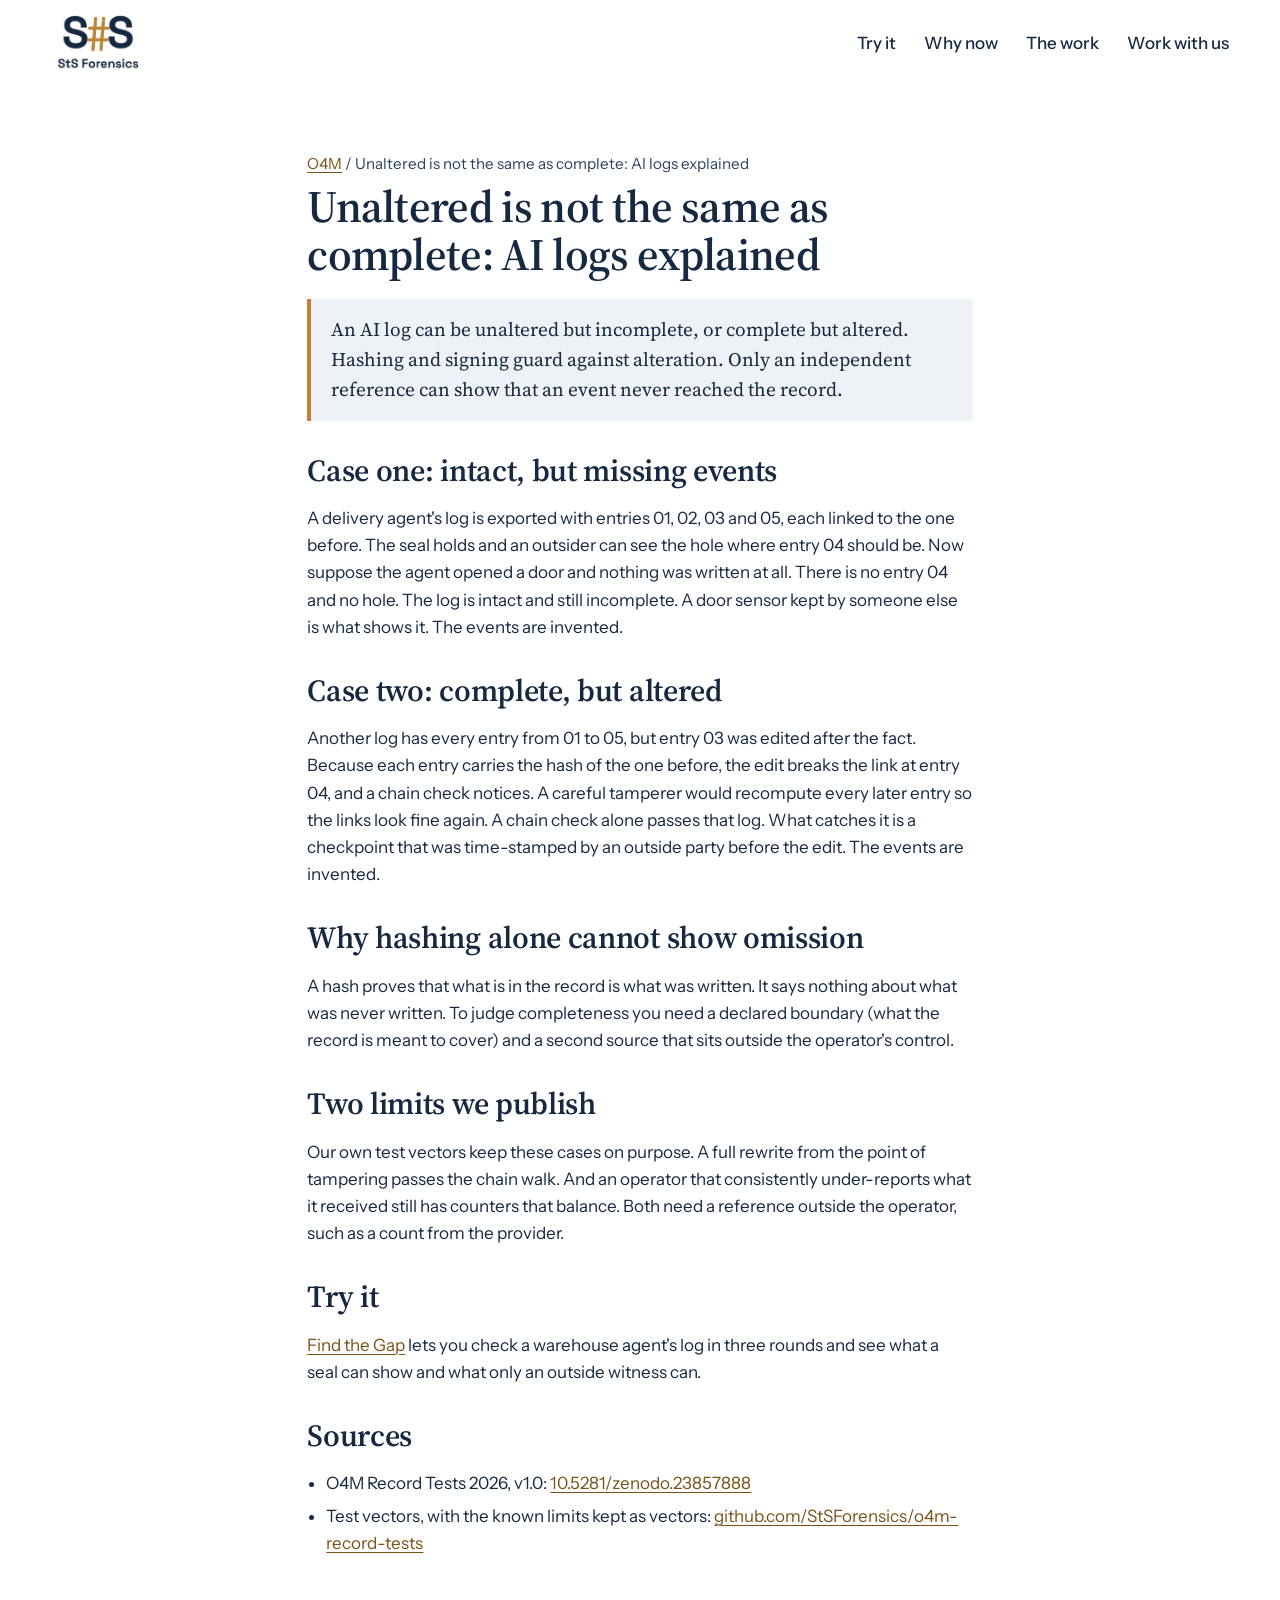
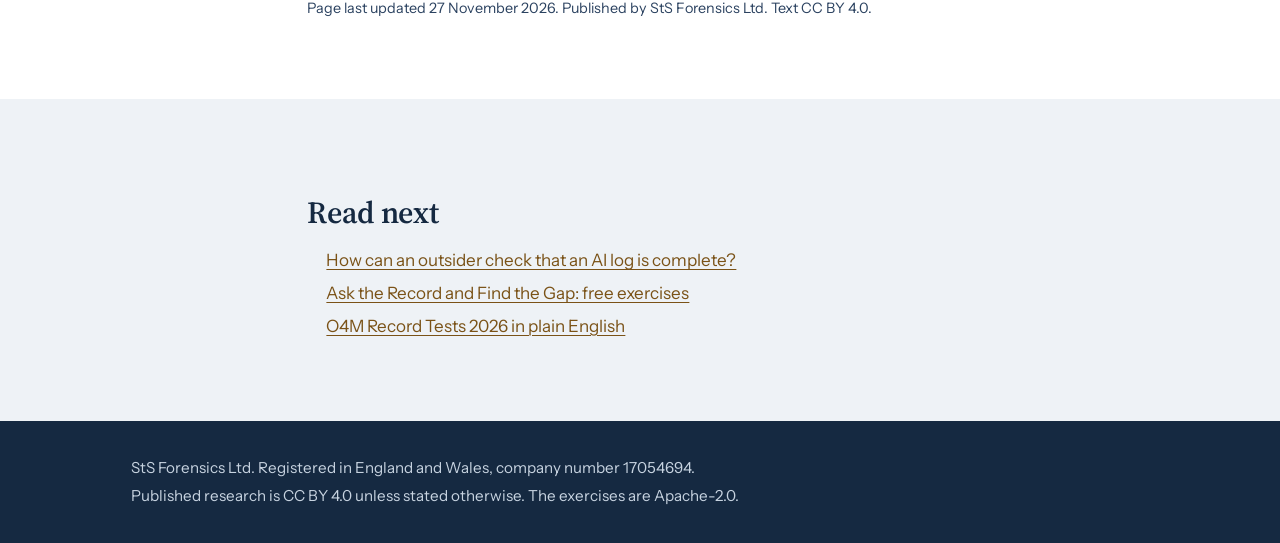
<file: unaltered-vs-complete-ai-logs/index.html>
<!DOCTYPE html>
<html lang="en-GB">
<head>
<meta charset="utf-8">
<meta name="viewport" content="width=device-width, initial-scale=1">
<title>Unaltered is not the same as complete: AI logs explained</title>
<meta name="description" content="An AI log can be intact but missing events, or complete but altered. Two short invented cases show why hashing alone cannot show omission.">
<meta property="og:title" content="Unaltered is not the same as complete: AI logs explained">
<meta property="og:description" content="An AI log can be intact but missing events, or complete but altered. Two short invented cases show why hashing alone cannot show omission.">
<meta property="og:type" content="article">
<meta property="og:site_name" content="StS Forensics">
<meta property="og:url" content="https://stsforensics.github.io/w/unaltered-vs-complete-ai-logs/">
<meta property="og:image" content="https://stsforensics.github.io/w/assets/og.png">
<meta property="og:image:alt" content="StS Forensics: can anyone outside the company check what an AI system did?">
<meta name="twitter:card" content="summary_large_image">
<meta name="theme-color" content="#152941">
<link rel="canonical" href="https://stsforensics.github.io/w/unaltered-vs-complete-ai-logs/">
<link rel="icon" type="image/png" href="../assets/favicon.png">
<link rel="preconnect" href="https://fonts.googleapis.com">
<link rel="preconnect" href="https://fonts.gstatic.com" crossorigin>
<link href="https://fonts.googleapis.com/css2?family=IBM+Plex+Mono:wght@400;500&family=Instrument+Sans:wght@400;500;600&family=Source+Serif+4:opsz,wght@8..60,500;8..60,600&display=swap" rel="stylesheet">
<link rel="stylesheet" href="../styles.css">
<script type="application/ld+json">{"@context": "https://schema.org", "@graph": [{"@type": "Article", "headline": "Unaltered is not the same as complete: AI logs explained", "description": "An AI log can be intact but missing events, or complete but altered. Two short invented cases show why hashing alone cannot show omission.", "url": "https://stsforensics.github.io/w/unaltered-vs-complete-ai-logs/", "mainEntityOfPage": "https://stsforensics.github.io/w/unaltered-vs-complete-ai-logs/", "datePublished": "2026-11-27", "dateModified": "2026-11-27", "inLanguage": "en-GB", "image": "https://stsforensics.github.io/w/assets/og.png", "author": {"@type": "Person", "name": "Gareth Wong", "sameAs": "https://orcid.org/0009-0007-8958-4776"}, "publisher": {"@type": "Organization", "name": "StS Forensics Ltd", "url": "https://stsforensics.github.io/w/"}}, {"@type": "BreadcrumbList", "itemListElement": [{"@type": "ListItem", "position": 1, "name": "O4M", "item": "https://stsforensics.github.io/w/"}, {"@type": "ListItem", "position": 2, "name": "Unaltered is not the same as complete: AI logs explained", "item": "https://stsforensics.github.io/w/unaltered-vs-complete-ai-logs/"}]}]}</script>
</head>
<body>
<a class="skip" href="#main">Skip to content</a>
<header class="top">
  <a class="brand" href="../" aria-label="StS Forensics, home">
    <img src="../assets/logo.jpg" alt="StS Forensics" width="427" height="320">
  </a>
  <nav aria-label="Main">
    <a href="../#try">Try it</a>
    <a href="../#why">Why now</a>
    <a href="../#work">The work</a>
    <a href="../#contact">Work with us</a>
  </nav>
</header>
<main id="main">
<article class="wrap article">
<p class="crumb"><a href="../">O4M</a> / Unaltered is not the same as complete: AI logs explained</p>
<h1>Unaltered is not the same as complete: AI logs explained</h1>

<p class="answer">An AI log can be unaltered but incomplete, or complete but altered. Hashing and signing guard against alteration. Only an independent reference can show that an event never reached the record.</p>

<h2>Case one: intact, but missing events</h2>
<p>A delivery agent's log is exported with entries 01, 02, 03 and 05, each linked to the one before. The seal holds and an outsider can see the hole where entry 04 should be. Now suppose the agent opened a door and nothing was written at all. There is no entry 04 and no hole. The log is intact and still incomplete. A door sensor kept by someone else is what shows it. The events are invented.</p>

<h2>Case two: complete, but altered</h2>
<p>Another log has every entry from 01 to 05, but entry 03 was edited after the fact. Because each entry carries the hash of the one before, the edit breaks the link at entry 04, and a chain check notices. A careful tamperer would recompute every later entry so the links look fine again. A chain check alone passes that log. What catches it is a checkpoint that was time-stamped by an outside party before the edit. The events are invented.</p>

<h2>Why hashing alone cannot show omission</h2>
<p>A hash proves that what is in the record is what was written. It says nothing about what was never written. To judge completeness you need a declared boundary (what the record is meant to cover) and a second source that sits outside the operator's control.</p>

<h2>Two limits we publish</h2>
<p>Our own test vectors keep these cases on purpose. A full rewrite from the point of tampering passes the chain walk. And an operator that consistently under-reports what it received still has counters that balance. Both need a reference outside the operator, such as a count from the provider.</p>

<h2>Try it</h2>
<p><a href="../exercises/">Find the Gap</a> lets you check a warehouse agent's log in three rounds and see what a seal can show and what only an outside witness can.</p>

<h2>Sources</h2>
<ul>
  <li>O4M Record Tests 2026, v1.0: <a href="https://doi.org/10.5281/zenodo.23857888">10.5281/zenodo.23857888</a></li>
  <li>Test vectors, with the known limits kept as vectors: <a href="https://github.com/StSForensics/o4m-record-tests">github.com/StSForensics/o4m-record-tests</a></li>
</ul>

<p class="stamp">Page last updated 27 November 2026. Published by StS Forensics Ltd. Text CC BY 4.0.</p>
</article>
<section class="band">
  <div class="wrap article">
    <h2>Read next</h2>
    <ul class="next"><li><a href="../check-ai-log-complete/">How can an outsider check that an AI log is complete?</a></li><li><a href="../exercises/">Ask the Record and Find the Gap: free exercises</a></li><li><a href="../record-tests-2026/">O4M Record Tests 2026 in plain English</a></li></ul>
  </div>
</section>
</main>
<footer class="foot">
  <div class="wrap">
    <p>StS Forensics Ltd. Registered in England and Wales, company number 17054694.</p>
    <p>Published research is CC BY 4.0 unless stated otherwise. The exercises are Apache-2.0.</p>
  </div>
</footer>
</body>
</html>
</file>
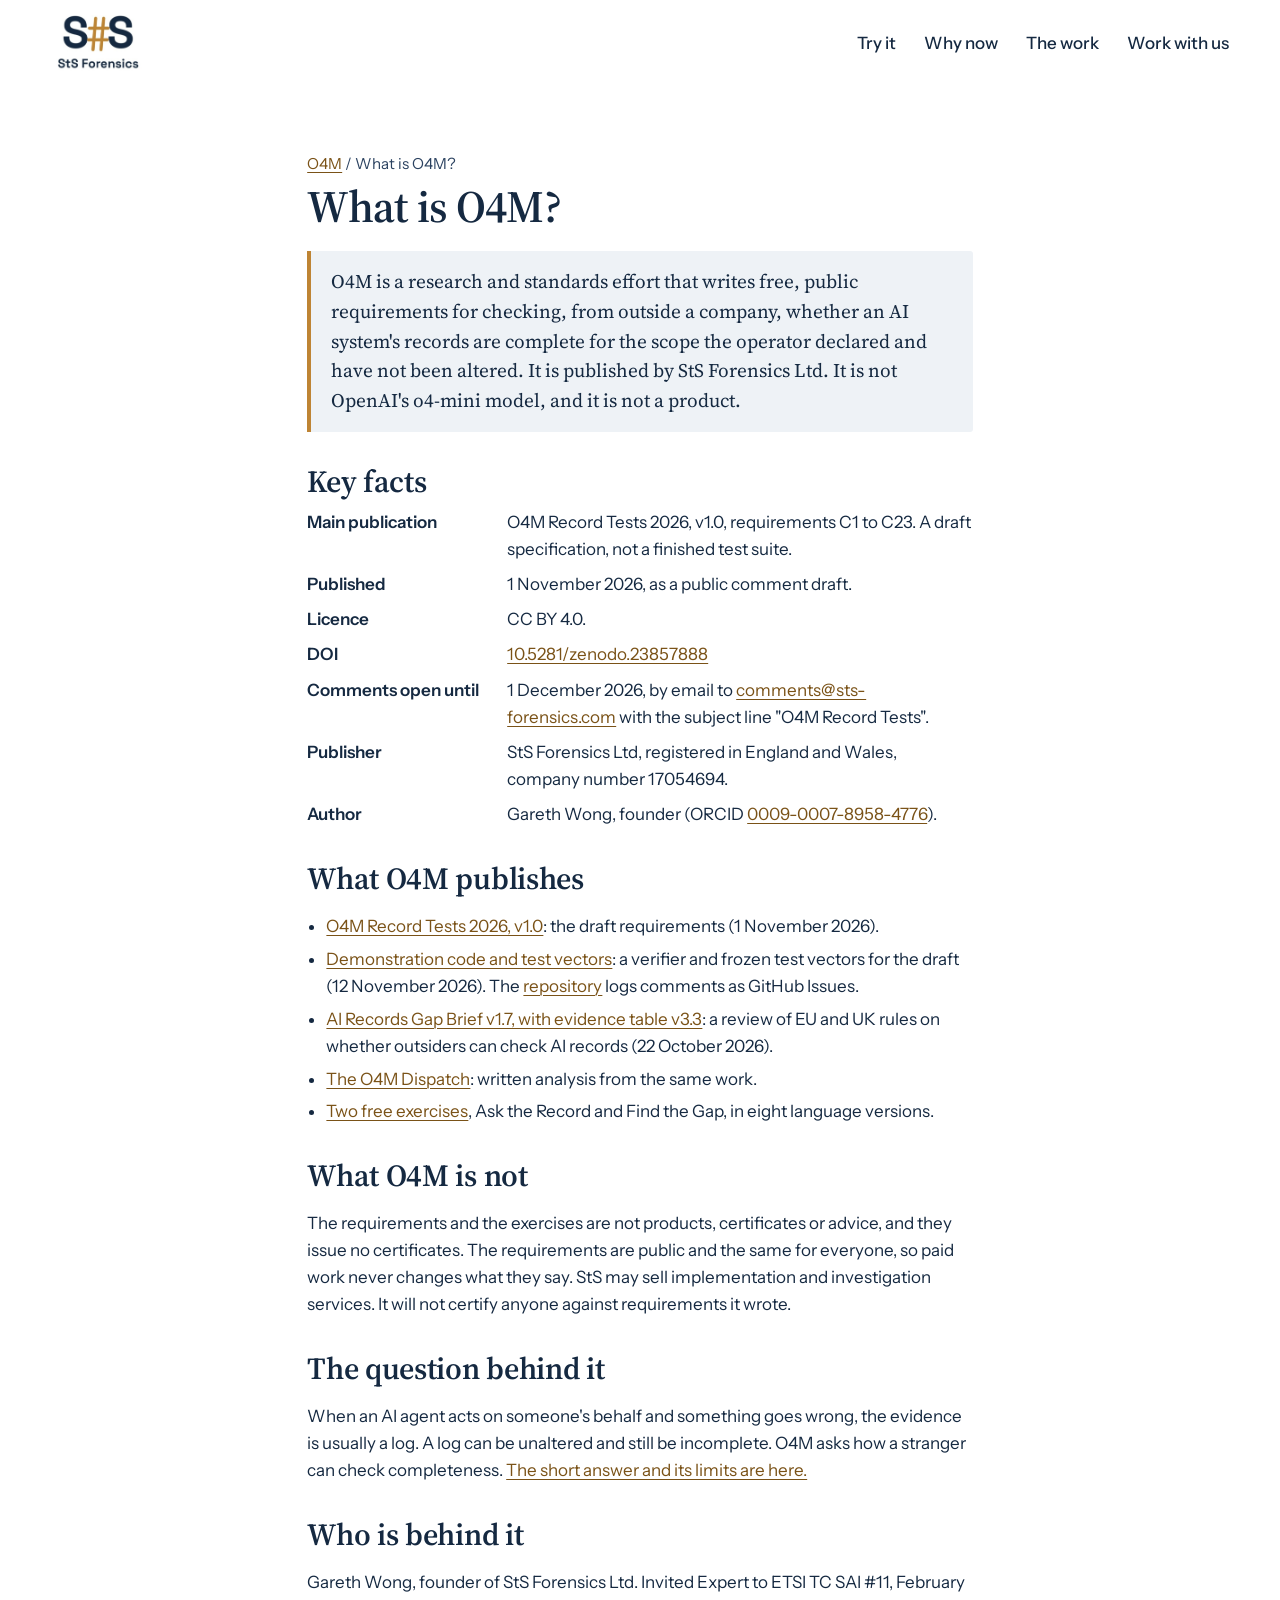
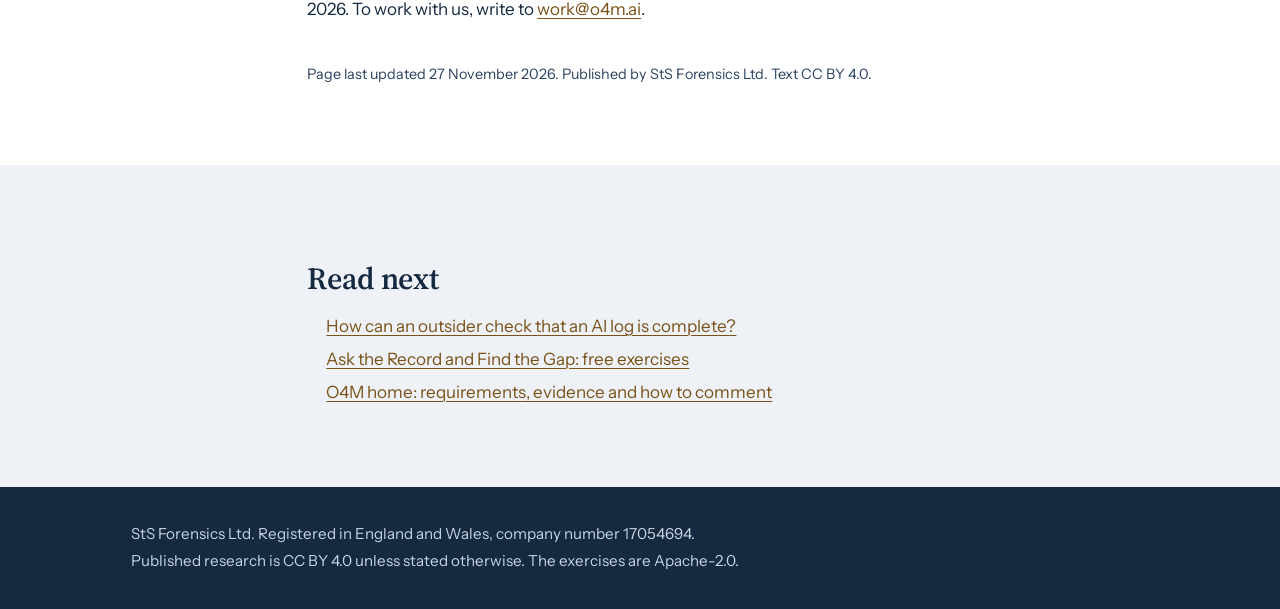
<file: what-is-o4m/index.html>
<!DOCTYPE html>
<html lang="en-GB">
<head>
<meta charset="utf-8">
<meta name="viewport" content="width=device-width, initial-scale=1">
<title>What is O4M? Open tests for checking AI records from outside</title>
<meta name="description" content="O4M is a research and standards effort publishing free, open requirements for checking from outside whether an AI system's records are complete and unaltered. Not OpenAI's o4-mini.">
<meta property="og:title" content="What is O4M? Open tests for checking AI records from outside">
<meta property="og:description" content="O4M is a research and standards effort publishing free, open requirements for checking from outside whether an AI system's records are complete and unaltered. Not OpenAI's o4-mini.">
<meta property="og:type" content="article">
<meta property="og:site_name" content="StS Forensics">
<meta property="og:url" content="https://stsforensics.github.io/w/what-is-o4m/">
<meta property="og:image" content="https://stsforensics.github.io/w/assets/og.png">
<meta property="og:image:alt" content="StS Forensics: can anyone outside the company check what an AI system did?">
<meta name="twitter:card" content="summary_large_image">
<meta name="theme-color" content="#152941">
<link rel="canonical" href="https://stsforensics.github.io/w/what-is-o4m/">
<link rel="icon" type="image/png" href="../assets/favicon.png">
<link rel="preconnect" href="https://fonts.googleapis.com">
<link rel="preconnect" href="https://fonts.gstatic.com" crossorigin>
<link href="https://fonts.googleapis.com/css2?family=IBM+Plex+Mono:wght@400;500&family=Instrument+Sans:wght@400;500;600&family=Source+Serif+4:opsz,wght@8..60,500;8..60,600&display=swap" rel="stylesheet">
<link rel="stylesheet" href="../styles.css">
<script type="application/ld+json">{"@context": "https://schema.org", "@graph": [{"@type": "Article", "headline": "What is O4M? Open tests for checking AI records from outside", "description": "O4M is a research and standards effort publishing free, open requirements for checking from outside whether an AI system's records are complete and unaltered. Not OpenAI's o4-mini.", "url": "https://stsforensics.github.io/w/what-is-o4m/", "mainEntityOfPage": "https://stsforensics.github.io/w/what-is-o4m/", "datePublished": "2026-11-27", "dateModified": "2026-11-27", "inLanguage": "en-GB", "image": "https://stsforensics.github.io/w/assets/og.png", "author": {"@type": "Person", "name": "Gareth Wong", "sameAs": "https://orcid.org/0009-0007-8958-4776"}, "publisher": {"@type": "Organization", "name": "StS Forensics Ltd", "url": "https://stsforensics.github.io/w/"}}, {"@type": "BreadcrumbList", "itemListElement": [{"@type": "ListItem", "position": 1, "name": "O4M", "item": "https://stsforensics.github.io/w/"}, {"@type": "ListItem", "position": 2, "name": "What is O4M? Open tests for checking AI records from outside", "item": "https://stsforensics.github.io/w/what-is-o4m/"}]}]}</script>
</head>
<body>
<a class="skip" href="#main">Skip to content</a>
<header class="top">
  <a class="brand" href="../" aria-label="StS Forensics, home">
    <img src="../assets/logo.jpg" alt="StS Forensics" width="427" height="320">
  </a>
  <nav aria-label="Main">
    <a href="../#try">Try it</a>
    <a href="../#why">Why now</a>
    <a href="../#work">The work</a>
    <a href="../#contact">Work with us</a>
  </nav>
</header>
<main id="main">
<article class="wrap article">
<p class="crumb"><a href="../">O4M</a> / What is O4M?</p>
<h1>What is O4M?</h1>

<p class="answer">O4M is a research and standards effort that writes free, public requirements for checking, from outside a company, whether an AI system's records are complete for the scope the operator declared and have not been altered. It is published by StS Forensics Ltd. It is not OpenAI's o4-mini model, and it is not a product.</p>

<h2>Key facts</h2>
<dl class="facts">
  <dt>Main publication</dt><dd>O4M Record Tests 2026, v1.0, requirements C1 to C23. A draft specification, not a finished test suite.</dd>
  <dt>Published</dt><dd>1 November 2026, as a public comment draft.</dd>
  <dt>Licence</dt><dd>CC BY 4.0.</dd>
  <dt>DOI</dt><dd><a href="https://doi.org/10.5281/zenodo.23857888">10.5281/zenodo.23857888</a></dd>
  <dt>Comments open until</dt><dd>1 December 2026, by email to <a href="mailto:comments@sts-forensics.com?subject=O4M%20Record%20Tests">comments@sts-forensics.com</a> with the subject line "O4M Record Tests".</dd>
  <dt>Publisher</dt><dd>StS Forensics Ltd, registered in England and Wales, company number 17054694.</dd>
  <dt>Author</dt><dd>Gareth Wong, founder (ORCID <a href="https://orcid.org/0009-0007-8958-4776">0009-0007-8958-4776</a>).</dd>
</dl>

<h2>What O4M publishes</h2>
<ul>
  <li><a href="https://doi.org/10.5281/zenodo.23857888">O4M Record Tests 2026, v1.0</a>: the draft requirements (1 November 2026).</li>
  <li><a href="https://doi.org/10.5281/zenodo.24122592">Demonstration code and test vectors</a>: a verifier and frozen test vectors for the draft (12 November 2026). The <a href="https://github.com/StSForensics/o4m-record-tests">repository</a> logs comments as GitHub Issues.</li>
  <li><a href="https://doi.org/10.5281/zenodo.23546436">AI Records Gap Brief v1.7, with evidence table v3.3</a>: a review of EU and UK rules on whether outsiders can check AI records (22 October 2026).</li>
  <li><a href="https://ai.o4m.ai">The O4M Dispatch</a>: written analysis from the same work.</li>
  <li><a href="../exercises/">Two free exercises</a>, Ask the Record and Find the Gap, in eight language versions.</li>
</ul>

<h2>What O4M is not</h2>
<p>The requirements and the exercises are not products, certificates or advice, and they issue no certificates. The requirements are public and the same for everyone, so paid work never changes what they say. StS may sell implementation and investigation services. It will not certify anyone against requirements it wrote.</p>

<h2>The question behind it</h2>
<p>When an AI agent acts on someone's behalf and something goes wrong, the evidence is usually a log. A log can be unaltered and still be incomplete. O4M asks how a stranger can check completeness. <a href="../check-ai-log-complete/">The short answer and its limits are here.</a></p>

<h2>Who is behind it</h2>
<p>Gareth Wong, founder of StS Forensics Ltd. Invited Expert to ETSI TC SAI #11, February 2026. To work with us, write to <a href="mailto:work@o4m.ai">work@o4m.ai</a>.</p>

<p class="stamp">Page last updated 27 November 2026. Published by StS Forensics Ltd. Text CC BY 4.0.</p>
</article>
<section class="band">
  <div class="wrap article">
    <h2>Read next</h2>
    <ul class="next"><li><a href="../check-ai-log-complete/">How can an outsider check that an AI log is complete?</a></li><li><a href="../exercises/">Ask the Record and Find the Gap: free exercises</a></li><li><a href="../">O4M home: requirements, evidence and how to comment</a></li></ul>
  </div>
</section>
</main>
<footer class="foot">
  <div class="wrap">
    <p>StS Forensics Ltd. Registered in England and Wales, company number 17054694.</p>
    <p>Published research is CC BY 4.0 unless stated otherwise. The exercises are Apache-2.0.</p>
  </div>
</footer>
</body>
</html>
</file>
<file: styles.css>
:root{
  --ink:#152941;
  --ink-2:#2b4260;
  --paper:#ffffff;
  --mist:#eef2f6;
  --line:#d5dde6;
  --gold:#be8434;
  --bronze:#7a5217;
  --night:#0f1f33;
  --serif:"Source Serif 4",Georgia,serif;
  --sans:"Instrument Sans",system-ui,sans-serif;
  --mono:"IBM Plex Mono",ui-monospace,Menlo,monospace;
}
*{box-sizing:border-box}
html{scroll-behavior:smooth}
body{margin:0;font:400 1.0625rem/1.6 var(--sans);color:var(--ink);background:var(--paper)}
img{max-width:100%;height:auto}
a{color:var(--bronze);text-underline-offset:.18em;text-decoration-thickness:1px}
a:hover{color:var(--ink)}
:focus-visible{outline:3px solid var(--gold);outline-offset:3px;border-radius:2px}
.skip{position:absolute;left:-999px;top:0;background:var(--ink);color:#fff;padding:.6rem 1rem;z-index:10}
.skip:focus{left:0}

.top{display:flex;align-items:center;justify-content:space-between;gap:1.5rem;padding:.5rem clamp(1.25rem,4vw,3.5rem);background:var(--paper)}
.brand img{display:block;height:72px;width:auto}
.top nav{display:flex;gap:1.75rem}
.top nav a{color:var(--ink);text-decoration:none;font-weight:500}
.top nav a:hover{text-decoration:underline;text-decoration-color:var(--gold);text-decoration-thickness:2px;text-underline-offset:.3em}

h1,h2,h3{font-family:var(--serif);color:inherit;margin:0}
h1{font-weight:600;font-size:clamp(2.1rem,4.6vw,3.6rem);line-height:1.08;letter-spacing:-.015em;text-wrap:balance}
h2{font-weight:600;font-size:clamp(1.5rem,2.4vw,2rem);line-height:1.15;letter-spacing:-.01em}
h3{font-weight:500;font-size:1.25rem;line-height:1.3}

.hero{display:grid;grid-template-columns:minmax(0,1.05fr) minmax(0,1fr);gap:clamp(2rem,5vw,4.5rem);align-items:center;padding:clamp(2.5rem,6vw,5rem) clamp(1.25rem,4vw,3.5rem);background:var(--ink);color:#fff}
.hero-text{max-width:36rem}
.lede{font-size:1.2rem;line-height:1.6;color:#dbe4ee;margin:1.5rem 0 2rem;max-width:34rem}
.actions{display:flex;flex-wrap:wrap;gap:.75rem;margin:0}
.btn{display:inline-block;padding:.8rem 1.25rem;border:1.5px solid #8aa0b8;color:#fff;text-decoration:none;font-weight:600;border-radius:3px}
.btn:hover{border-color:#fff;color:#fff}
.btn.primary{background:var(--gold);border-color:var(--gold);color:var(--night)}
.btn.primary:hover{background:#d09442;border-color:#d09442;color:var(--night)}

.ledger{margin:0;background:var(--night);border:1px solid #2c4562;border-radius:4px;padding:1.1rem 1.1rem .9rem;font-family:var(--mono);font-size:.84rem}
.ledger-head{display:flex;justify-content:space-between;align-items:center;gap:1rem;margin-bottom:.9rem;color:#9fb3c8;font-family:var(--sans);font-size:.95rem}
.check{font:600 .9rem var(--sans);background:transparent;color:#fff;border:1.5px solid var(--gold);border-radius:3px;padding:.45rem .8rem;cursor:pointer}
.check:hover{background:var(--gold);color:var(--night)}
.check[disabled]{opacity:.55;cursor:default;background:transparent;color:#fff}
.rows{list-style:none;margin:0;padding:0}
.row{display:grid;grid-template-columns:2.4rem 4.6rem 1fr 5.2rem;gap:.6rem;align-items:baseline;padding:.5rem .6rem;border-left:3px solid transparent;color:#dbe4ee;transition:background .2s,border-color .2s}
.row .seq{color:#fff;font-weight:500}
.row .t{color:#7f96ad}
.row .h{color:#7f96ad;text-align:right}
.row.scanning{background:#17304c}
.row.ok{border-left-color:#4c7a5a}
.row.bad{background:#3a2a10;border-left-color:var(--gold)}
.row.bad .seq,.row.bad .h{color:#f2c27a}
.gapnote{display:block;grid-column:1/-1;color:#f2c27a;font-family:var(--sans);font-size:.88rem;padding-top:.15rem}
.verdict{margin:.9rem 0 .2rem;padding:.7rem .6rem;font-family:var(--sans);font-size:.98rem;line-height:1.5;color:#dbe4ee;border-top:1px solid #2c4562}
.verdict.bad{color:#f6d7a4}
.ledger figcaption{font-family:var(--sans);font-size:.82rem;color:#7f96ad;padding:.2rem .6rem 0}

.wrap{max-width:70rem;margin:0 auto;padding:clamp(2.5rem,5vw,4rem) clamp(1.25rem,4vw,3.5rem)}
.band{background:var(--mist)}
.wrap.two{display:grid;grid-template-columns:minmax(0,15rem) minmax(0,1fr);gap:1rem clamp(2rem,5vw,4rem);align-items:start}
.prose{max-width:38rem}
.prose p{margin:0 0 1rem}
.prose p:last-child{margin-bottom:0}
.limits{max-width:38rem;margin:1.75rem 0 0;padding:1rem 1.25rem 1.1rem;background:var(--paper);border-left:4px solid var(--gold);border-radius:0 3px 3px 0}
.limits h3{font-size:1.1rem;margin:0 0 .4rem}
.limits ul{margin:0;padding-left:1.1rem}
.limits li{margin:.25rem 0}

#try .intro{margin:.75rem 0 2rem;max-width:38rem;color:var(--ink-2)}
.games{display:grid;grid-template-columns:1fr 1fr;gap:0 clamp(2rem,5vw,4rem)}
.game{border-top:2px solid var(--gold);padding:1.1rem 0 .5rem}
.tile{display:block;margin-bottom:1rem;border-radius:4px;overflow:hidden;outline-offset:3px;transition:box-shadow .2s}
.tile:hover{box-shadow:0 0 0 3px var(--gold)}
.tile svg{display:block;width:100%;height:auto}
.game .short a{color:var(--bronze)}
.game h3 a{color:var(--ink);text-decoration-color:var(--gold);text-decoration-thickness:2px;text-underline-offset:.2em}
.game h3 a:hover{color:var(--bronze)}
.game p{margin:.5rem 0 0;max-width:30rem}
.game .short{font-family:var(--mono);font-size:.88rem;color:var(--ink-2)}
#try .note{margin:1.75rem 0 0;max-width:44rem;color:var(--ink-2);font-size:.98rem}
#work h2{margin-bottom:1.5rem}
.works{list-style:none;margin:0;padding:0}
.works li{display:grid;grid-template-columns:minmax(0,1fr) 9rem;gap:1.5rem;padding:1.4rem 0;border-top:1px solid var(--line)}
.works li:last-child{border-bottom:1px solid var(--line)}
.works h3 a{color:var(--ink);text-decoration-color:var(--gold);text-decoration-thickness:2px;text-underline-offset:.2em}
.works h3 a:hover{color:var(--bronze)}
.works p{margin:.4rem 0 0;max-width:40rem;color:var(--ink-2)}
.works .w-date{margin:0;text-align:right;color:var(--ink-2);font-size:.95rem}


.foot{background:var(--ink);color:#c7d3e0;font-size:.95rem}
.foot .wrap{padding-top:2rem;padding-bottom:2rem}
.foot p{margin:.2rem 0}

@media (max-width:860px){
  .hero{grid-template-columns:1fr}
  .wrap.two{grid-template-columns:1fr}
  .games{grid-template-columns:1fr}
  .works li{grid-template-columns:1fr;gap:.4rem}
  .works .w-date{text-align:left}
  .top nav{display:none}
  .brand img{height:60px}
}
@media (max-width:480px){
  .row{grid-template-columns:2rem 1fr 4.6rem}
  .row .t{display:none}
}
@media (prefers-reduced-motion:reduce){
  .tile{transition:none}
  html{scroll-behavior:auto}
  .row{transition:none}
}

.article{max-width:48rem}
.article h1{font-size:clamp(1.9rem,3.8vw,2.8rem);margin:.4rem 0 1.25rem}
.article h2{margin:2rem 0 .6rem}
.article p,.article li{max-width:42rem}
.article ul{padding-left:1.2rem}
.article li{margin:.35rem 0}
.crumb{margin:0;font-size:.95rem;color:var(--ink-2)}
.answer{font-family:var(--serif);font-size:1.2rem;line-height:1.55;padding:1rem 1.25rem;background:var(--mist);border-left:4px solid var(--gold);border-radius:0 3px 3px 0;max-width:42rem}
.facts{display:grid;grid-template-columns:minmax(0,11rem) minmax(0,1fr);gap:.5rem 1.5rem;margin:0;max-width:42rem}
.facts dt{font-weight:600}
.facts dd{margin:0}
.stamp{margin-top:2.5rem;font-size:.9rem;color:var(--ink-2)}
.next{list-style:none;padding:0}
.btn.dark{background:var(--ink);border-color:var(--ink);color:#fff;margin-right:.75rem}
.btn.dark:hover{background:var(--ink-2);border-color:var(--ink-2)}
@media (max-width:640px){.facts{grid-template-columns:1fr}.facts dt{margin-top:.5rem}}

/* Tile animations. Static final state is the default, so reduced-motion users get the still picture. */
@media (prefers-reduced-motion:no-preference){
  .anim .pick{animation:atrpick 10s ease-in-out infinite}
  .anim .r1{animation:rowin 8s ease infinite;animation-delay:0s}
  .anim .r2{animation:rowin2 8s ease infinite}
  .anim .r3{animation:rowin3 8s ease infinite}
  .anim .r5{animation:rowin5 8s ease infinite}
  .anim .gapbox{animation:gapin 8s ease infinite}
  .anim .lens{animation:lensin 8s ease infinite}
}
@keyframes atrpick{
  0%,12%{transform:translateX(-176px)}
  16%,28%{transform:translateX(-124px)}
  32%,44%{transform:translateX(-72px)}
  48%,60%{transform:translateX(0)}
  64%,76%{transform:translateX(52px)}
  80%,92%{transform:translateX(104px)}
  97%,100%{transform:translateX(-176px)}
}
@keyframes rowin{0%,3%{opacity:0}9%,92%{opacity:1}98%,100%{opacity:0}}
@keyframes rowin2{0%,11%{opacity:0}17%,92%{opacity:1}98%,100%{opacity:0}}
@keyframes rowin3{0%,19%{opacity:0}25%,92%{opacity:1}98%,100%{opacity:0}}
@keyframes rowin5{0%,27%{opacity:0}33%,92%{opacity:1}98%,100%{opacity:0}}
@keyframes gapin{0%,40%{opacity:0}46%,92%{opacity:1}98%,100%{opacity:0}}
@keyframes lensin{0%,36%{opacity:0;transform:translateY(-46px)}52%,92%{opacity:1;transform:translateY(0)}98%,100%{opacity:0;transform:translateY(-46px)}}
</file>
